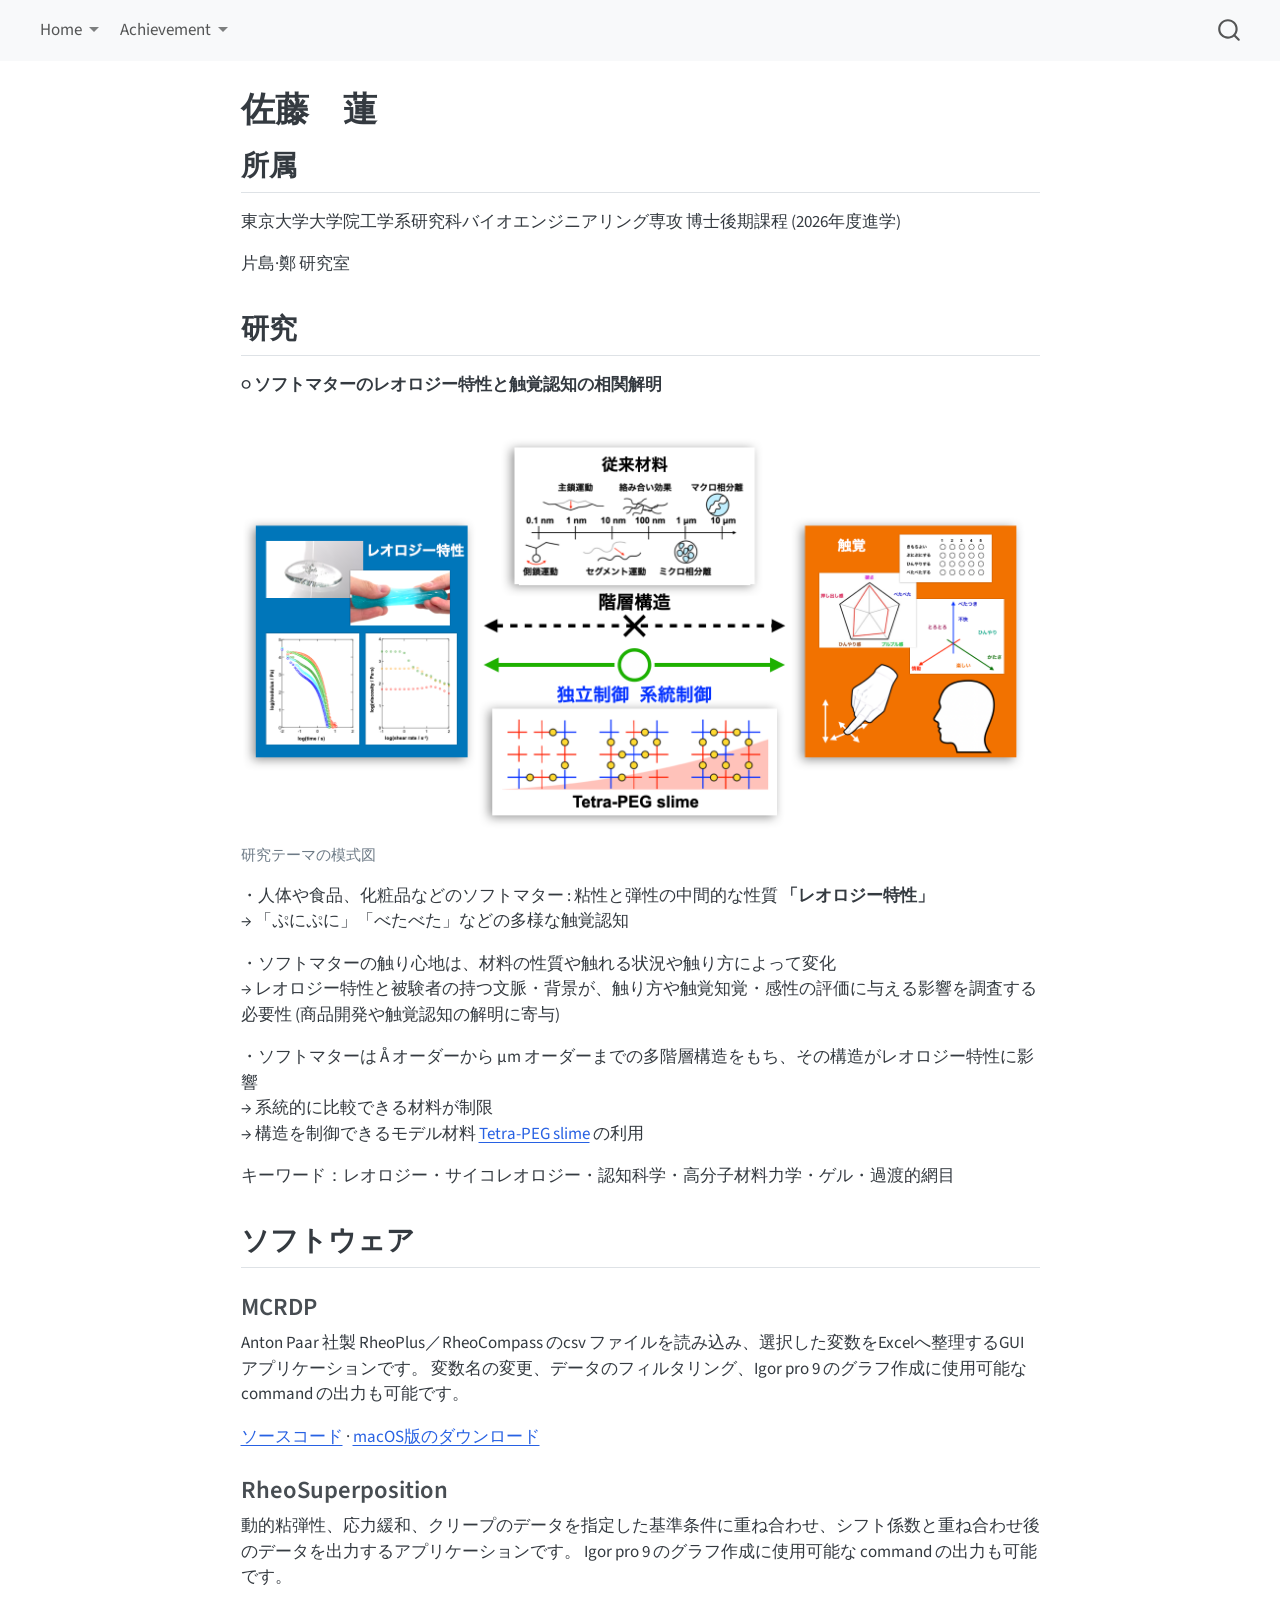
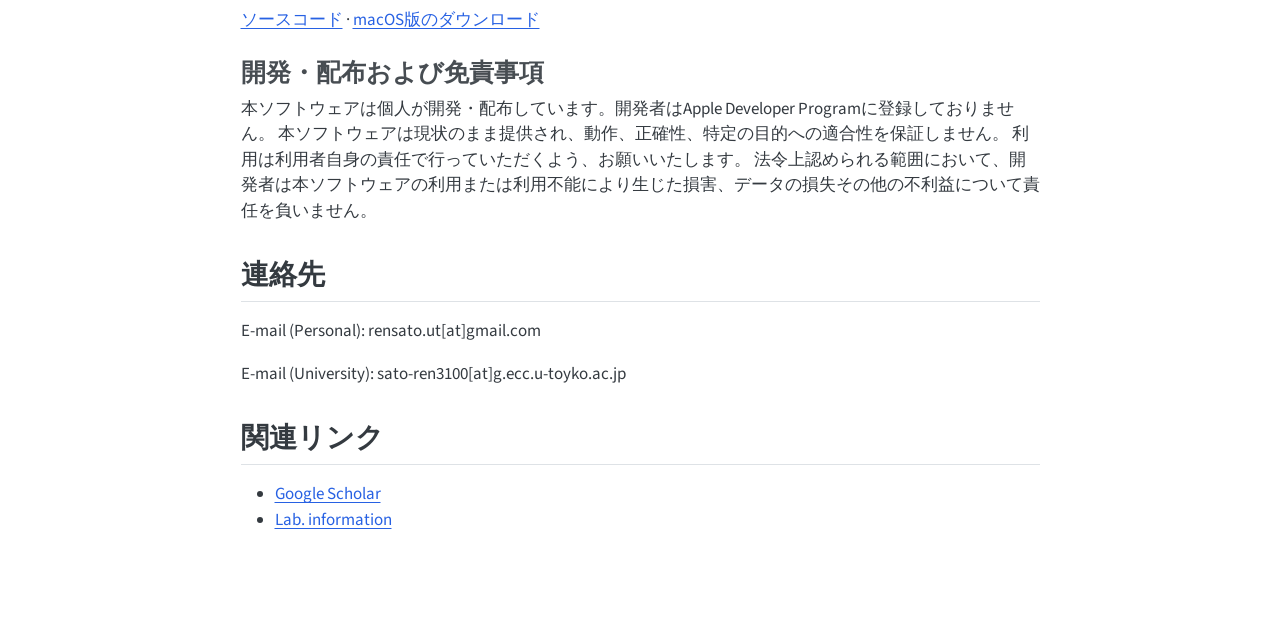
<file: docs/index.html>
<!DOCTYPE html>
<html xmlns="http://www.w3.org/1999/xhtml" lang="ja" xml:lang="ja"><head>

<meta charset="utf-8">
<meta name="generator" content="quarto-1.9.37">

<meta name="viewport" content="width=device-width, initial-scale=1.0, user-scalable=yes">


<title>佐藤　蓮</title>
<style>
/* Default styles provided by pandoc.
** See https://pandoc.org/MANUAL.html#variables-for-html for config info.
*/
code{white-space: pre-wrap;}
span.smallcaps{font-variant: small-caps;}
div.columns{display: flex; gap: min(4vw, 1.5em);}
div.column{flex: auto; overflow-x: auto;}
div.hanging-indent{margin-left: 1.5em; text-indent: -1.5em;}
ul.task-list{list-style: none;}
ul.task-list li input[type="checkbox"] {
  width: 0.8em;
  margin: 0 0.8em 0.2em -1em; /* quarto-specific, see https://github.com/quarto-dev/quarto-cli/issues/4556 */ 
  vertical-align: middle;
}
</style>


<script src="site_libs/quarto-nav/quarto-nav.js"></script>
<script src="site_libs/quarto-nav/headroom.min.js"></script>
<script src="site_libs/clipboard/clipboard.min.js"></script>
<script src="site_libs/quarto-search/autocomplete.umd.js"></script>
<script src="site_libs/quarto-search/fuse.min.js"></script>
<script src="site_libs/quarto-search/quarto-search.js"></script>
<meta name="quarto:offset" content="./">
<script src="site_libs/quarto-html/quarto.js" type="module"></script>
<script src="site_libs/quarto-html/tabsets/tabsets.js" type="module"></script>
<script src="site_libs/quarto-html/popper.min.js"></script>
<script src="site_libs/quarto-html/tippy.umd.min.js"></script>
<script src="site_libs/quarto-html/anchor.min.js"></script>
<link href="site_libs/quarto-html/tippy.css" rel="stylesheet">
<link href="site_libs/quarto-html/quarto-syntax-highlighting-7f8f88aac4f3542376d5c11b86a4c14d.css" rel="stylesheet" id="quarto-text-highlighting-styles">
<script src="site_libs/bootstrap/bootstrap.min.js"></script>
<link href="site_libs/bootstrap/bootstrap-icons.css" rel="stylesheet">
<link href="site_libs/bootstrap/bootstrap-158031087360bce0ff56dc785ce39e06.min.css" rel="stylesheet" append-hash="true" id="quarto-bootstrap" data-mode="light">
<script id="quarto-search-options" type="application/json">{
  "location": "navbar",
  "copy-button": false,
  "collapse-after": 3,
  "panel-placement": "end",
  "type": "overlay",
  "limit": 50,
  "keyboard-shortcut": [
    "f",
    "/",
    "s"
  ],
  "show-item-context": false,
  "language": {
    "search-no-results-text": "一致なし",
    "search-matching-documents-text": "一致した文書",
    "search-copy-link-title": "検索へのリンクをコピー",
    "search-hide-matches-text": "追加の検索結果を非表示",
    "search-more-match-text": "追加の検索結果",
    "search-more-matches-text": "追加の検索結果",
    "search-clear-button-title": "消去",
    "search-text-placeholder": "",
    "search-detached-cancel-button-title": "取消",
    "search-submit-button-title": "検索",
    "search-label": "サーチ"
  }
}</script>


<link rel="stylesheet" href="styles.css">
</head>

<body class="nav-fixed fullcontent quarto-light">

<div id="quarto-search-results"></div>
  <header id="quarto-header" class="headroom fixed-top">
    <nav class="navbar navbar-expand-lg " data-bs-theme="dark">
      <div class="navbar-container container-fluid">
            <div id="quarto-search" class="" title="サーチ"></div>
          <button class="navbar-toggler" type="button" data-bs-toggle="collapse" data-bs-target="#navbarCollapse" aria-controls="navbarCollapse" role="menu" aria-expanded="false" aria-label="ナビゲーションを切り替える" onclick="if (window.quartoToggleHeadroom) { window.quartoToggleHeadroom(); }">
  <span class="navbar-toggler-icon"></span>
</button>
          <div class="collapse navbar-collapse" id="navbarCollapse">
            <ul class="navbar-nav navbar-nav-scroll me-auto">
  <li class="nav-item dropdown ">
    <a class="nav-link dropdown-toggle" href="#" id="nav-menu-home" role="link" data-bs-toggle="dropdown" aria-expanded="false">
 <span class="menu-text">Home</span>
    </a>
    <ul class="dropdown-menu" aria-labelledby="nav-menu-home">    
        <li>
    <a class="dropdown-item" href="./index.html">
 <span class="dropdown-text">Jp</span></a>
  </li>  
        <li>
    <a class="dropdown-item" href="./index-en.html">
 <span class="dropdown-text">En</span></a>
  </li>  
    </ul>
  </li>
  <li class="nav-item dropdown ">
    <a class="nav-link dropdown-toggle" href="#" id="nav-menu-achievement" role="link" data-bs-toggle="dropdown" aria-expanded="false">
 <span class="menu-text">Achievement</span>
    </a>
    <ul class="dropdown-menu" aria-labelledby="nav-menu-achievement">    
        <li>
    <a class="dropdown-item" href="./achievement.html">
 <span class="dropdown-text">Jp</span></a>
  </li>  
        <li>
    <a class="dropdown-item" href="./achievement-en.html">
 <span class="dropdown-text">En</span></a>
  </li>  
    </ul>
  </li>
</ul>
          </div> <!-- /navcollapse -->
            <div class="quarto-navbar-tools">
</div>
      </div> <!-- /container-fluid -->
    </nav>
</header>
<!-- content -->
<div id="quarto-content" class="quarto-container page-columns page-rows-contents page-layout-article page-navbar">
<!-- sidebar -->
<!-- margin-sidebar -->
    
<!-- main -->
<main class="content" id="quarto-document-content">

<header id="title-block-header" class="quarto-title-block default">
<div class="quarto-title">
<h1 class="title">佐藤　蓮</h1>
</div>



<div class="quarto-title-meta">

    
  
    
  </div>
  


</header>


<section id="所属" class="level2">
<h2 class="anchored" data-anchor-id="所属">所属</h2>
<p>東京大学大学院工学系研究科バイオエンジニアリング専攻 博士後期課程 (2026年度進学)</p>
<p>片島·鄭 研究室</p>
</section>
<section id="研究" class="level2">
<h2 class="anchored" data-anchor-id="研究">研究</h2>
<p><strong>○ ソフトマターのレオロジー特性と触覚認知の相関解明</strong></p>
<div class="quarto-figure quarto-figure-center">
<figure class="figure">
<p><img src="OverView.png" class="img-fluid figure-img"></p>
<figcaption>研究テーマの模式図</figcaption>
</figure>
</div>
<p>・人体や食品、化粧品などのソフトマター : 粘性と弾性の中間的な性質 <strong>「レオロジー特性」</strong> <br> → 「ぷにぷに」「べたべた」などの多様な触覚認知</p>
<p>・ソフトマターの触り心地は、材料の性質や触れる状況や触り方によって変化<br> → レオロジー特性と被験者の持つ文脈・背景が、触り方や触覚知覚・感性の評価に与える影響を調査する必要性 (商品開発や触覚認知の解明に寄与)</p>
<p>・ソフトマターは Å オーダーから μm オーダーまでの多階層構造をもち、その構造がレオロジー特性に影響<br> → 系統的に比較できる材料が制限<br> → 構造を制御できるモデル材料 <a href="https://doi.org/10.1016/j.progpolymsci.2025.102042">Tetra-PEG slime</a> の利用</p>
<p>キーワード：レオロジー・サイコレオロジー・認知科学・高分子材料力学・ゲル・過渡的網目</p>
</section>
<section id="ソフトウェア" class="level2">
<h2 class="anchored" data-anchor-id="ソフトウェア">ソフトウェア</h2>
<section id="mcrdp" class="level3">
<h3 class="anchored" data-anchor-id="mcrdp">MCRDP</h3>
<p>Anton Paar 社製 RheoPlus／RheoCompass のcsv ファイルを読み込み、選択した変数をExcelへ整理するGUIアプリケーションです。 変数名の変更、データのフィルタリング、Igor pro 9 のグラフ作成に使用可能な command の出力も可能です。</p>
<p><a href="https://github.com/ren3100-git/MCRDP">ソースコード</a> · <a href="https://github.com/ren3100-git/MCRDP/releases/latest">macOS版のダウンロード</a></p>
</section>
<section id="rheosuperposition" class="level3">
<h3 class="anchored" data-anchor-id="rheosuperposition">RheoSuperposition</h3>
<p>動的粘弾性、応力緩和、クリープのデータを指定した基準条件に重ね合わせ、シフト係数と重ね合わせ後のデータを出力するアプリケーションです。 Igor pro 9 のグラフ作成に使用可能な command の出力も可能です。</p>
<p><a href="https://github.com/ren3100-git/RheoSuperposition">ソースコード</a> · <a href="https://github.com/ren3100-git/RheoSuperposition/releases/latest">macOS版のダウンロード</a></p>
</section>
<section id="開発配布および免責事項" class="level3">
<h3 class="anchored" data-anchor-id="開発配布および免責事項">開発・配布および免責事項</h3>
<p>本ソフトウェアは個人が開発・配布しています。開発者はApple Developer Programに登録しておりません。 本ソフトウェアは現状のまま提供され、動作、正確性、特定の目的への適合性を保証しません。 利用は利用者自身の責任で行っていただくよう、お願いいたします。 法令上認められる範囲において、開発者は本ソフトウェアの利用または利用不能により生じた損害、データの損失その他の不利益について責任を負いません。</p>
</section>
</section>
<section id="連絡先" class="level2">
<h2 class="anchored" data-anchor-id="連絡先">連絡先</h2>
<p>E-mail (Personal): rensato.ut[at]gmail.com</p>
<p>E-mail (University): sato-ren3100[at]g.ecc.u-toyko.ac.jp</p>
</section>
<section id="関連リンク" class="level2">
<h2 class="anchored" data-anchor-id="関連リンク">関連リンク</h2>
<ul>
<li><a href="https://scholar.google.co.jp/citations?user=0wo5w1IAAAAJ&amp;hl=ja&amp;oi=ao">Google Scholar</a></li>
<li><a href="https://rheo.tokyo/">Lab. information</a></li>
</ul>


</section>

</main> <!-- /main -->
<script id="quarto-html-after-body" type="application/javascript">
  window.document.addEventListener("DOMContentLoaded", function (event) {
    const icon = "";
    const anchorJS = new window.AnchorJS();
    anchorJS.options = {
      placement: 'right',
      icon: icon
    };
    anchorJS.add('.anchored');
    const isCodeAnnotation = (el) => {
      for (const clz of el.classList) {
        if (clz.startsWith('code-annotation-')) {                     
          return true;
        }
      }
      return false;
    }
    const onCopySuccess = function(e) {
      // button target
      const button = e.trigger;
      // don't keep focus
      button.blur();
      // flash "checked"
      button.classList.add('code-copy-button-checked');
      var currentTitle = button.getAttribute("title");
      button.setAttribute("title", "コピーしました");
      let tooltip;
      if (window.bootstrap) {
        button.setAttribute("data-bs-toggle", "tooltip");
        button.setAttribute("data-bs-placement", "left");
        button.setAttribute("data-bs-title", "コピーしました");
        tooltip = new bootstrap.Tooltip(button, 
          { trigger: "manual", 
            customClass: "code-copy-button-tooltip",
            offset: [0, -8]});
        tooltip.show();    
      }
      setTimeout(function() {
        if (tooltip) {
          tooltip.hide();
          button.removeAttribute("data-bs-title");
          button.removeAttribute("data-bs-toggle");
          button.removeAttribute("data-bs-placement");
        }
        button.setAttribute("title", currentTitle);
        button.classList.remove('code-copy-button-checked');
      }, 1000);
      // clear code selection
      e.clearSelection();
    }
    const getTextToCopy = function(trigger) {
      const outerScaffold = trigger.parentElement.cloneNode(true);
      const codeEl = outerScaffold.querySelector('code');
      for (const childEl of codeEl.children) {
        if (isCodeAnnotation(childEl)) {
          childEl.remove();
        }
      }
      return codeEl.innerText;
    }
    const clipboard = new window.ClipboardJS('.code-copy-button:not([data-in-quarto-modal])', {
      text: getTextToCopy
    });
    clipboard.on('success', onCopySuccess);
    if (window.document.getElementById('quarto-embedded-source-code-modal')) {
      const clipboardModal = new window.ClipboardJS('.code-copy-button[data-in-quarto-modal]', {
        text: getTextToCopy,
        container: window.document.getElementById('quarto-embedded-source-code-modal')
      });
      clipboardModal.on('success', onCopySuccess);
    }
      var localhostRegex = new RegExp(/^(?:http|https):\/\/localhost\:?[0-9]*\//);
      var mailtoRegex = new RegExp(/^mailto:/);
        var filterRegex = new RegExp('/' + window.location.host + '/');
      var isInternal = (href) => {
          return filterRegex.test(href) || localhostRegex.test(href) || mailtoRegex.test(href);
      }
      // Inspect non-navigation links and adorn them if external
     var links = window.document.querySelectorAll('a[href]:not(.nav-link):not(.navbar-brand):not(.toc-action):not(.sidebar-link):not(.sidebar-item-toggle):not(.pagination-link):not(.no-external):not([aria-hidden]):not(.dropdown-item):not(.quarto-navigation-tool):not(.about-link)');
      for (var i=0; i<links.length; i++) {
        const link = links[i];
        if (!isInternal(link.href)) {
          // undo the damage that might have been done by quarto-nav.js in the case of
          // links that we want to consider external
          if (link.dataset.originalHref !== undefined) {
            link.href = link.dataset.originalHref;
          }
        }
      }
    function tippyHover(el, contentFn, onTriggerFn, onUntriggerFn) {
      const config = {
        allowHTML: true,
        maxWidth: 500,
        delay: 100,
        arrow: false,
        appendTo: function(el) {
            return el.parentElement;
        },
        interactive: true,
        interactiveBorder: 10,
        theme: 'quarto',
        placement: 'bottom-start',
      };
      if (contentFn) {
        config.content = contentFn;
      }
      if (onTriggerFn) {
        config.onTrigger = onTriggerFn;
      }
      if (onUntriggerFn) {
        config.onUntrigger = onUntriggerFn;
      }
      window.tippy(el, config); 
    }
    const noterefs = window.document.querySelectorAll('a[role="doc-noteref"]');
    for (var i=0; i<noterefs.length; i++) {
      const ref = noterefs[i];
      tippyHover(ref, function() {
        // use id or data attribute instead here
        let href = ref.getAttribute('data-footnote-href') || ref.getAttribute('href');
        try { href = new URL(href).hash; } catch {}
        const id = href.replace(/^#\/?/, "");
        const note = window.document.getElementById(id);
        if (note) {
          return note.innerHTML;
        } else {
          return "";
        }
      });
    }
    const xrefs = window.document.querySelectorAll('a.quarto-xref');
    const processXRef = (id, note) => {
      // Strip column container classes
      const stripColumnClz = (el) => {
        el.classList.remove("page-full", "page-columns");
        if (el.children) {
          for (const child of el.children) {
            stripColumnClz(child);
          }
        }
      }
      stripColumnClz(note)
      if (id === null || id.startsWith('sec-')) {
        // Special case sections, only their first couple elements
        const container = document.createElement("div");
        if (note.children && note.children.length > 2) {
          container.appendChild(note.children[0].cloneNode(true));
          for (let i = 1; i < note.children.length; i++) {
            const child = note.children[i];
            if (child.tagName === "P" && child.innerText === "") {
              continue;
            } else {
              container.appendChild(child.cloneNode(true));
              break;
            }
          }
          if (window.Quarto?.typesetMath) {
            window.Quarto.typesetMath(container);
          }
          return container.innerHTML
        } else {
          if (window.Quarto?.typesetMath) {
            window.Quarto.typesetMath(note);
          }
          return note.innerHTML;
        }
      } else {
        // Remove any anchor links if they are present
        const anchorLink = note.querySelector('a.anchorjs-link');
        if (anchorLink) {
          anchorLink.remove();
        }
        if (window.Quarto?.typesetMath) {
          window.Quarto.typesetMath(note);
        }
        if (note.classList.contains("callout")) {
          return note.outerHTML;
        } else {
          return note.innerHTML;
        }
      }
    }
    for (var i=0; i<xrefs.length; i++) {
      const xref = xrefs[i];
      tippyHover(xref, undefined, function(instance) {
        instance.disable();
        let url = xref.getAttribute('href');
        let hash = undefined; 
        if (url.startsWith('#')) {
          hash = url;
        } else {
          try { hash = new URL(url).hash; } catch {}
        }
        if (hash) {
          const id = hash.replace(/^#\/?/, "");
          const note = window.document.getElementById(id);
          if (note !== null) {
            try {
              const html = processXRef(id, note.cloneNode(true));
              instance.setContent(html);
            } finally {
              instance.enable();
              instance.show();
            }
          } else {
            // See if we can fetch this
            fetch(url.split('#')[0])
            .then(res => res.text())
            .then(html => {
              const parser = new DOMParser();
              const htmlDoc = parser.parseFromString(html, "text/html");
              const note = htmlDoc.getElementById(id);
              if (note !== null) {
                const html = processXRef(id, note);
                instance.setContent(html);
              } 
            }).finally(() => {
              instance.enable();
              instance.show();
            });
          }
        } else {
          // See if we can fetch a full url (with no hash to target)
          // This is a special case and we should probably do some content thinning / targeting
          fetch(url)
          .then(res => res.text())
          .then(html => {
            const parser = new DOMParser();
            const htmlDoc = parser.parseFromString(html, "text/html");
            const note = htmlDoc.querySelector('main.content');
            if (note !== null) {
              // This should only happen for chapter cross references
              // (since there is no id in the URL)
              // remove the first header
              if (note.children.length > 0 && note.children[0].tagName === "HEADER") {
                note.children[0].remove();
              }
              const html = processXRef(null, note);
              instance.setContent(html);
            } 
          }).finally(() => {
            instance.enable();
            instance.show();
          });
        }
      }, function(instance) {
      });
    }
        let selectedAnnoteEl;
        const selectorForAnnotation = ( cell, annotation) => {
          let cellAttr = 'data-code-cell="' + cell + '"';
          let lineAttr = 'data-code-annotation="' +  annotation + '"';
          const selector = 'span[' + cellAttr + '][' + lineAttr + ']';
          return selector;
        }
        const selectCodeLines = (annoteEl) => {
          const doc = window.document;
          const targetCell = annoteEl.getAttribute("data-target-cell");
          const targetAnnotation = annoteEl.getAttribute("data-target-annotation");
          const annoteSpan = window.document.querySelector(selectorForAnnotation(targetCell, targetAnnotation));
          const lines = annoteSpan.getAttribute("data-code-lines").split(",");
          const lineIds = lines.map((line) => {
            return targetCell + "-" + line;
          })
          let top = null;
          let height = null;
          let parent = null;
          if (lineIds.length > 0) {
              //compute the position of the single el (top and bottom and make a div)
              const el = window.document.getElementById(lineIds[0]);
              top = el.offsetTop;
              height = el.offsetHeight;
              parent = el.parentElement.parentElement;
            if (lineIds.length > 1) {
              const lastEl = window.document.getElementById(lineIds[lineIds.length - 1]);
              const bottom = lastEl.offsetTop + lastEl.offsetHeight;
              height = bottom - top;
            }
            if (top !== null && height !== null && parent !== null) {
              // cook up a div (if necessary) and position it 
              let div = window.document.getElementById("code-annotation-line-highlight");
              if (div === null) {
                div = window.document.createElement("div");
                div.setAttribute("id", "code-annotation-line-highlight");
                div.style.position = 'absolute';
                parent.appendChild(div);
              }
              div.style.top = top - 2 + "px";
              div.style.height = height + 4 + "px";
              div.style.left = 0;
              let gutterDiv = window.document.getElementById("code-annotation-line-highlight-gutter");
              if (gutterDiv === null) {
                gutterDiv = window.document.createElement("div");
                gutterDiv.setAttribute("id", "code-annotation-line-highlight-gutter");
                gutterDiv.style.position = 'absolute';
                const codeCell = window.document.getElementById(targetCell);
                const gutter = codeCell.querySelector('.code-annotation-gutter');
                gutter.appendChild(gutterDiv);
              }
              gutterDiv.style.top = top - 2 + "px";
              gutterDiv.style.height = height + 4 + "px";
            }
            selectedAnnoteEl = annoteEl;
          }
        };
        const unselectCodeLines = () => {
          const elementsIds = ["code-annotation-line-highlight", "code-annotation-line-highlight-gutter"];
          elementsIds.forEach((elId) => {
            const div = window.document.getElementById(elId);
            if (div) {
              div.remove();
            }
          });
          selectedAnnoteEl = undefined;
        };
          // Handle positioning of the toggle
      window.addEventListener(
        "resize",
        throttle(() => {
          elRect = undefined;
          if (selectedAnnoteEl) {
            selectCodeLines(selectedAnnoteEl);
          }
        }, 10)
      );
      function throttle(fn, ms) {
      let throttle = false;
      let timer;
        return (...args) => {
          if(!throttle) { // first call gets through
              fn.apply(this, args);
              throttle = true;
          } else { // all the others get throttled
              if(timer) clearTimeout(timer); // cancel #2
              timer = setTimeout(() => {
                fn.apply(this, args);
                timer = throttle = false;
              }, ms);
          }
        };
      }
        // Attach click handler to the DT
        const annoteDls = window.document.querySelectorAll('dt[data-target-cell]');
        for (const annoteDlNode of annoteDls) {
          annoteDlNode.addEventListener('click', (event) => {
            const clickedEl = event.target;
            if (clickedEl !== selectedAnnoteEl) {
              unselectCodeLines();
              const activeEl = window.document.querySelector('dt[data-target-cell].code-annotation-active');
              if (activeEl) {
                activeEl.classList.remove('code-annotation-active');
              }
              selectCodeLines(clickedEl);
              clickedEl.classList.add('code-annotation-active');
            } else {
              // Unselect the line
              unselectCodeLines();
              clickedEl.classList.remove('code-annotation-active');
            }
          });
        }
    const findCites = (el) => {
      const parentEl = el.parentElement;
      if (parentEl) {
        const cites = parentEl.dataset.cites;
        if (cites) {
          return {
            el,
            cites: cites.split(' ')
          };
        } else {
          return findCites(el.parentElement)
        }
      } else {
        return undefined;
      }
    };
    var bibliorefs = window.document.querySelectorAll('a[role="doc-biblioref"]');
    for (var i=0; i<bibliorefs.length; i++) {
      const ref = bibliorefs[i];
      const citeInfo = findCites(ref);
      if (citeInfo) {
        tippyHover(citeInfo.el, function() {
          var popup = window.document.createElement('div');
          citeInfo.cites.forEach(function(cite) {
            var citeDiv = window.document.createElement('div');
            citeDiv.classList.add('hanging-indent');
            citeDiv.classList.add('csl-entry');
            var biblioDiv = window.document.getElementById('ref-' + cite);
            if (biblioDiv) {
              citeDiv.innerHTML = biblioDiv.innerHTML;
            }
            popup.appendChild(citeDiv);
          });
          return popup.innerHTML;
        });
      }
    }
  });
  </script>
</div> <!-- /content -->




</body></html>
</file>
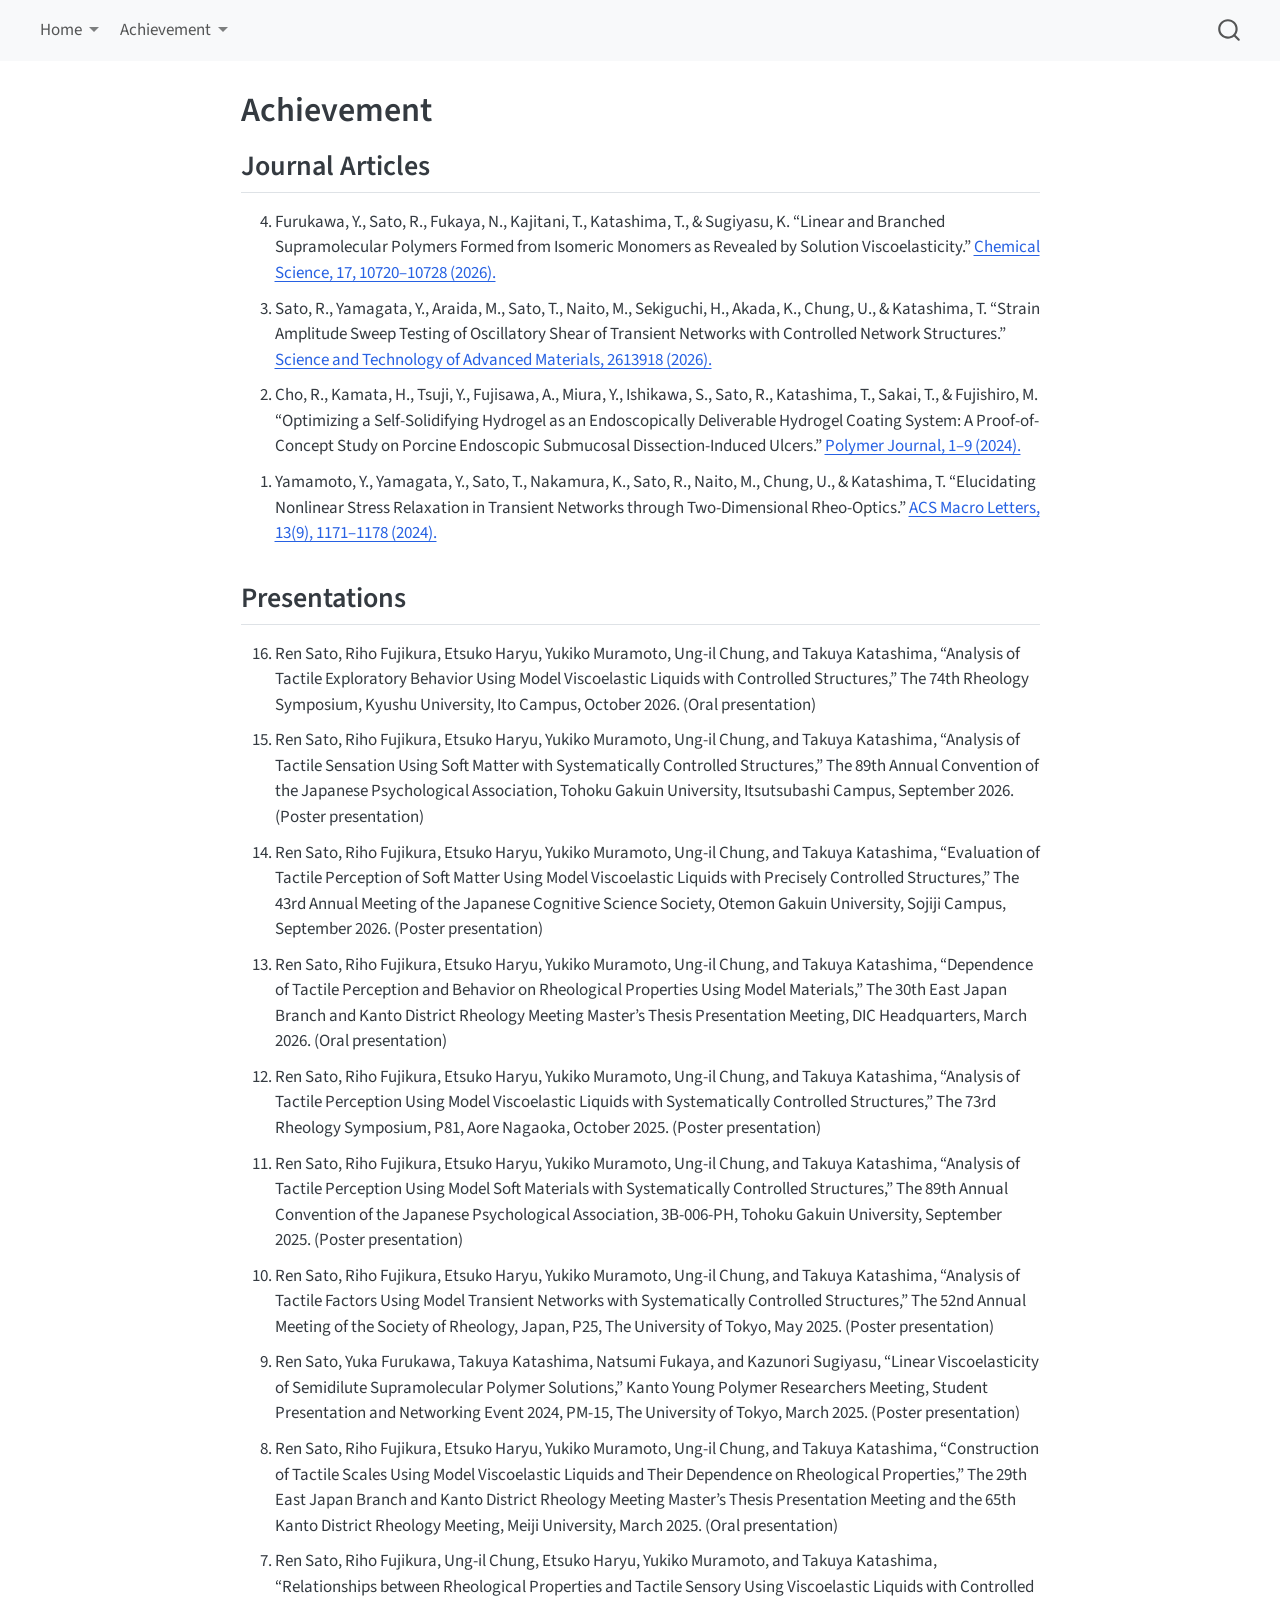
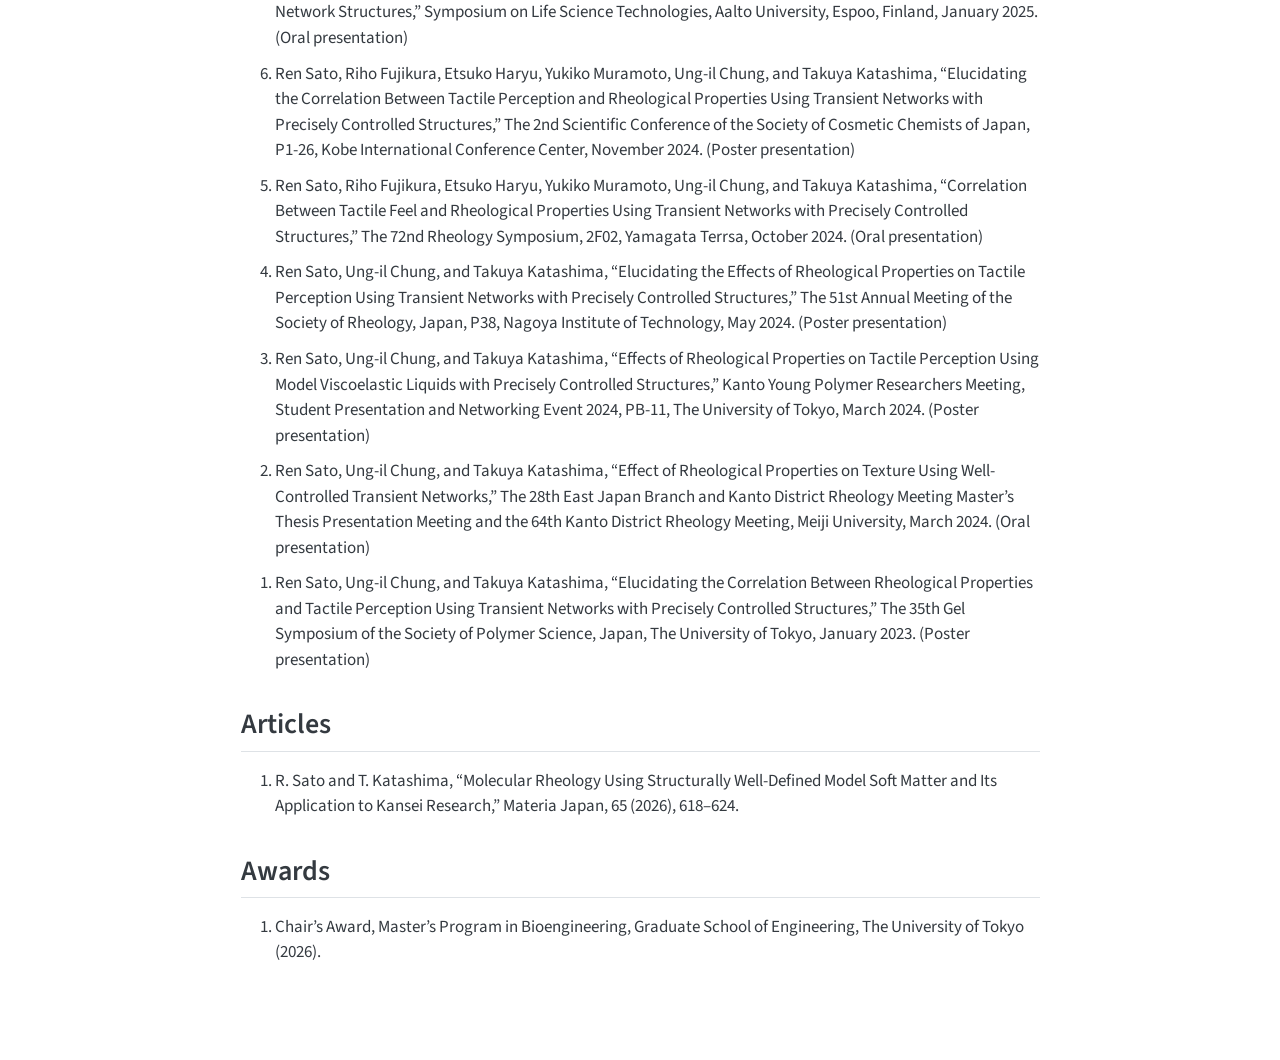
<file: docs/achievement-en.html>
<!DOCTYPE html>
<html xmlns="http://www.w3.org/1999/xhtml" lang="en" xml:lang="en"><head>

<meta charset="utf-8">
<meta name="generator" content="quarto-1.9.37">

<meta name="viewport" content="width=device-width, initial-scale=1.0, user-scalable=yes">


<title>Achievement</title>
<style>
/* Default styles provided by pandoc.
** See https://pandoc.org/MANUAL.html#variables-for-html for config info.
*/
code{white-space: pre-wrap;}
span.smallcaps{font-variant: small-caps;}
div.columns{display: flex; gap: min(4vw, 1.5em);}
div.column{flex: auto; overflow-x: auto;}
div.hanging-indent{margin-left: 1.5em; text-indent: -1.5em;}
ul.task-list{list-style: none;}
ul.task-list li input[type="checkbox"] {
  width: 0.8em;
  margin: 0 0.8em 0.2em -1em; /* quarto-specific, see https://github.com/quarto-dev/quarto-cli/issues/4556 */ 
  vertical-align: middle;
}
</style>


<script src="site_libs/quarto-nav/quarto-nav.js"></script>
<script src="site_libs/quarto-nav/headroom.min.js"></script>
<script src="site_libs/clipboard/clipboard.min.js"></script>
<script src="site_libs/quarto-search/autocomplete.umd.js"></script>
<script src="site_libs/quarto-search/fuse.min.js"></script>
<script src="site_libs/quarto-search/quarto-search.js"></script>
<meta name="quarto:offset" content="./">
<script src="site_libs/quarto-html/quarto.js" type="module"></script>
<script src="site_libs/quarto-html/tabsets/tabsets.js" type="module"></script>
<script src="site_libs/quarto-html/popper.min.js"></script>
<script src="site_libs/quarto-html/tippy.umd.min.js"></script>
<script src="site_libs/quarto-html/anchor.min.js"></script>
<link href="site_libs/quarto-html/tippy.css" rel="stylesheet">
<link href="site_libs/quarto-html/quarto-syntax-highlighting-7f8f88aac4f3542376d5c11b86a4c14d.css" rel="stylesheet" id="quarto-text-highlighting-styles">
<script src="site_libs/bootstrap/bootstrap.min.js"></script>
<link href="site_libs/bootstrap/bootstrap-icons.css" rel="stylesheet">
<link href="site_libs/bootstrap/bootstrap-158031087360bce0ff56dc785ce39e06.min.css" rel="stylesheet" append-hash="true" id="quarto-bootstrap" data-mode="light">
<script id="quarto-search-options" type="application/json">{
  "location": "navbar",
  "copy-button": false,
  "collapse-after": 3,
  "panel-placement": "end",
  "type": "overlay",
  "limit": 50,
  "keyboard-shortcut": [
    "f",
    "/",
    "s"
  ],
  "show-item-context": false,
  "language": {
    "search-no-results-text": "No results",
    "search-matching-documents-text": "matching documents",
    "search-copy-link-title": "Copy link to search",
    "search-hide-matches-text": "Hide additional matches",
    "search-more-match-text": "more match in this document",
    "search-more-matches-text": "more matches in this document",
    "search-clear-button-title": "Clear",
    "search-text-placeholder": "",
    "search-detached-cancel-button-title": "Cancel",
    "search-submit-button-title": "Submit",
    "search-label": "Search"
  }
}</script>


<link rel="stylesheet" href="styles.css">
</head>

<body class="nav-fixed fullcontent quarto-light">

<div id="quarto-search-results"></div>
  <header id="quarto-header" class="headroom fixed-top">
    <nav class="navbar navbar-expand-lg " data-bs-theme="dark">
      <div class="navbar-container container-fluid">
            <div id="quarto-search" class="" title="Search"></div>
          <button class="navbar-toggler" type="button" data-bs-toggle="collapse" data-bs-target="#navbarCollapse" aria-controls="navbarCollapse" role="menu" aria-expanded="false" aria-label="Toggle navigation" onclick="if (window.quartoToggleHeadroom) { window.quartoToggleHeadroom(); }">
  <span class="navbar-toggler-icon"></span>
</button>
          <div class="collapse navbar-collapse" id="navbarCollapse">
            <ul class="navbar-nav navbar-nav-scroll me-auto">
  <li class="nav-item dropdown ">
    <a class="nav-link dropdown-toggle" href="#" id="nav-menu-home" role="link" data-bs-toggle="dropdown" aria-expanded="false">
 <span class="menu-text">Home</span>
    </a>
    <ul class="dropdown-menu" aria-labelledby="nav-menu-home">    
        <li>
    <a class="dropdown-item" href="./index.html">
 <span class="dropdown-text">Jp</span></a>
  </li>  
        <li>
    <a class="dropdown-item" href="./index-en.html">
 <span class="dropdown-text">En</span></a>
  </li>  
    </ul>
  </li>
  <li class="nav-item dropdown ">
    <a class="nav-link dropdown-toggle" href="#" id="nav-menu-achievement" role="link" data-bs-toggle="dropdown" aria-expanded="false">
 <span class="menu-text">Achievement</span>
    </a>
    <ul class="dropdown-menu" aria-labelledby="nav-menu-achievement">    
        <li>
    <a class="dropdown-item" href="./achievement.html">
 <span class="dropdown-text">Jp</span></a>
  </li>  
        <li>
    <a class="dropdown-item" href="./achievement-en.html">
 <span class="dropdown-text">En</span></a>
  </li>  
    </ul>
  </li>
</ul>
          </div> <!-- /navcollapse -->
            <div class="quarto-navbar-tools">
</div>
      </div> <!-- /container-fluid -->
    </nav>
</header>
<!-- content -->
<div id="quarto-content" class="quarto-container page-columns page-rows-contents page-layout-article page-navbar">
<!-- sidebar -->
<!-- margin-sidebar -->
    
<!-- main -->
<main class="content" id="quarto-document-content">

<header id="title-block-header" class="quarto-title-block default">
<div class="quarto-title">
<h1 class="title">Achievement</h1>
</div>



<div class="quarto-title-meta">

    
  
    
  </div>
  


</header>


<section id="journal-articles" class="level2">
<h2 class="anchored" data-anchor-id="journal-articles">Journal Articles</h2>
<ol reversed="" start="4">
<li>
Furukawa, Y., Sato, R., Fukaya, N., Kajitani, T., Katashima, T., &amp; Sugiyasu, K. “Linear and Branched Supramolecular Polymers Formed from Isomeric Monomers as Revealed by Solution Viscoelasticity.” <a href="https://doi.org/10.1039/D5SC09763K">Chemical Science, 17, 10720–10728 (2026).</a>
</li>
<li>
Sato, R., Yamagata, Y., Araida, M., Sato, T., Naito, M., Sekiguchi, H., Akada, K., Chung, U., &amp; Katashima, T. “Strain Amplitude Sweep Testing of Oscillatory Shear of Transient Networks with Controlled Network Structures.” <a href="https://www.tandfonline.com/doi/full/10.1080/14686996.2026.2613918">Science and Technology of Advanced Materials, 2613918 (2026).</a>
</li>
<li>
Cho, R., Kamata, H., Tsuji, Y., Fujisawa, A., Miura, Y., Ishikawa, S., Sato, R., Katashima, T., Sakai, T., &amp; Fujishiro, M. “Optimizing a Self-Solidifying Hydrogel as an Endoscopically Deliverable Hydrogel Coating System: A Proof-of-Concept Study on Porcine Endoscopic Submucosal Dissection-Induced Ulcers.” <a href="https://doi.org/10.1038/s41428-024-00921-w">Polymer Journal, 1–9 (2024).</a>
</li>
<li>
Yamamoto, Y., Yamagata, Y., Sato, T., Nakamura, K., Sato, R., Naito, M., Chung, U., &amp; Katashima, T. “Elucidating Nonlinear Stress Relaxation in Transient Networks through Two-Dimensional Rheo-Optics.” <a href="https://doi.org/10.1021/acsmacrolett.4c00338">ACS Macro Letters, 13(9), 1171–1178 (2024).</a>
</li>
</ol>
</section>
<section id="presentations" class="level2">
<h2 class="anchored" data-anchor-id="presentations">Presentations</h2>
<ol reversed="" start="16">
<li>
Ren Sato, Riho Fujikura, Etsuko Haryu, Yukiko Muramoto, Ung-il Chung, and Takuya Katashima, “Analysis of Tactile Exploratory Behavior Using Model Viscoelastic Liquids with Controlled Structures,” The 74th Rheology Symposium, Kyushu University, Ito Campus, October 2026. (Oral presentation)
</li>
<li>
Ren Sato, Riho Fujikura, Etsuko Haryu, Yukiko Muramoto, Ung-il Chung, and Takuya Katashima, “Analysis of Tactile Sensation Using Soft Matter with Systematically Controlled Structures,” The 89th Annual Convention of the Japanese Psychological Association, Tohoku Gakuin University, Itsutsubashi Campus, September 2026. (Poster presentation)
</li>
<li>
Ren Sato, Riho Fujikura, Etsuko Haryu, Yukiko Muramoto, Ung-il Chung, and Takuya Katashima, “Evaluation of Tactile Perception of Soft Matter Using Model Viscoelastic Liquids with Precisely Controlled Structures,” The 43rd Annual Meeting of the Japanese Cognitive Science Society, Otemon Gakuin University, Sojiji Campus, September 2026. (Poster presentation)
</li>
<li>
Ren Sato, Riho Fujikura, Etsuko Haryu, Yukiko Muramoto, Ung-il Chung, and Takuya Katashima, “Dependence of Tactile Perception and Behavior on Rheological Properties Using Model Materials,” The 30th East Japan Branch and Kanto District Rheology Meeting Master’s Thesis Presentation Meeting, DIC Headquarters, March 2026. (Oral presentation)
</li>
<li>
Ren Sato, Riho Fujikura, Etsuko Haryu, Yukiko Muramoto, Ung-il Chung, and Takuya Katashima, “Analysis of Tactile Perception Using Model Viscoelastic Liquids with Systematically Controlled Structures,” The 73rd Rheology Symposium, P81, Aore Nagaoka, October 2025. (Poster presentation)
</li>
<li>
Ren Sato, Riho Fujikura, Etsuko Haryu, Yukiko Muramoto, Ung-il Chung, and Takuya Katashima, “Analysis of Tactile Perception Using Model Soft Materials with Systematically Controlled Structures,” The 89th Annual Convention of the Japanese Psychological Association, 3B-006-PH, Tohoku Gakuin University, September 2025. (Poster presentation)
</li>
<li>
Ren Sato, Riho Fujikura, Etsuko Haryu, Yukiko Muramoto, Ung-il Chung, and Takuya Katashima, “Analysis of Tactile Factors Using Model Transient Networks with Systematically Controlled Structures,” The 52nd Annual Meeting of the Society of Rheology, Japan, P25, The University of Tokyo, May 2025. (Poster presentation)
</li>
<li>
Ren Sato, Yuka Furukawa, Takuya Katashima, Natsumi Fukaya, and Kazunori Sugiyasu, “Linear Viscoelasticity of Semidilute Supramolecular Polymer Solutions,” Kanto Young Polymer Researchers Meeting, Student Presentation and Networking Event 2024, PM-15, The University of Tokyo, March 2025. (Poster presentation)
</li>
<li>
Ren Sato, Riho Fujikura, Etsuko Haryu, Yukiko Muramoto, Ung-il Chung, and Takuya Katashima, “Construction of Tactile Scales Using Model Viscoelastic Liquids and Their Dependence on Rheological Properties,” The 29th East Japan Branch and Kanto District Rheology Meeting Master’s Thesis Presentation Meeting and the 65th Kanto District Rheology Meeting, Meiji University, March 2025. (Oral presentation)
</li>
<li>
Ren Sato, Riho Fujikura, Ung-il Chung, Etsuko Haryu, Yukiko Muramoto, and Takuya Katashima, “Relationships between Rheological Properties and Tactile Sensory Using Viscoelastic Liquids with Controlled Network Structures,” Symposium on Life Science Technologies, Aalto University, Espoo, Finland, January 2025. (Oral presentation)
</li>
<li>
Ren Sato, Riho Fujikura, Etsuko Haryu, Yukiko Muramoto, Ung-il Chung, and Takuya Katashima, “Elucidating the Correlation Between Tactile Perception and Rheological Properties Using Transient Networks with Precisely Controlled Structures,” The 2nd Scientific Conference of the Society of Cosmetic Chemists of Japan, P1-26, Kobe International Conference Center, November 2024. (Poster presentation)
</li>
<li>
Ren Sato, Riho Fujikura, Etsuko Haryu, Yukiko Muramoto, Ung-il Chung, and Takuya Katashima, “Correlation Between Tactile Feel and Rheological Properties Using Transient Networks with Precisely Controlled Structures,” The 72nd Rheology Symposium, 2F02, Yamagata Terrsa, October 2024. (Oral presentation)
</li>
<li>
Ren Sato, Ung-il Chung, and Takuya Katashima, “Elucidating the Effects of Rheological Properties on Tactile Perception Using Transient Networks with Precisely Controlled Structures,” The 51st Annual Meeting of the Society of Rheology, Japan, P38, Nagoya Institute of Technology, May 2024. (Poster presentation)
</li>
<li>
Ren Sato, Ung-il Chung, and Takuya Katashima, “Effects of Rheological Properties on Tactile Perception Using Model Viscoelastic Liquids with Precisely Controlled Structures,” Kanto Young Polymer Researchers Meeting, Student Presentation and Networking Event 2024, PB-11, The University of Tokyo, March 2024. (Poster presentation)
</li>
<li>
Ren Sato, Ung-il Chung, and Takuya Katashima, “Effect of Rheological Properties on Texture Using Well-Controlled Transient Networks,” The 28th East Japan Branch and Kanto District Rheology Meeting Master’s Thesis Presentation Meeting and the 64th Kanto District Rheology Meeting, Meiji University, March 2024. (Oral presentation)
</li>
<li>
Ren Sato, Ung-il Chung, and Takuya Katashima, “Elucidating the Correlation Between Rheological Properties and Tactile Perception Using Transient Networks with Precisely Controlled Structures,” The 35th Gel Symposium of the Society of Polymer Science, Japan, The University of Tokyo, January 2023. (Poster presentation)
</li>
</ol>
</section>
<section id="articles" class="level2">
<h2 class="anchored" data-anchor-id="articles">Articles</h2>
<ol reversed="" start="1">
<li>
R. Sato and T. Katashima, “Molecular Rheology Using Structurally Well-Defined Model Soft Matter and Its Application to Kansei Research,” Materia Japan, 65 (2026), 618–624.
</li>
</ol>
</section>
<section id="awards" class="level2">
<h2 class="anchored" data-anchor-id="awards">Awards</h2>
<ol reversed="" start="1">
<li>
Chair’s Award, Master’s Program in Bioengineering, Graduate School of Engineering, The University of Tokyo (2026).
</li>
</ol>


</section>

</main> <!-- /main -->
<script id="quarto-html-after-body" type="application/javascript">
  window.document.addEventListener("DOMContentLoaded", function (event) {
    const icon = "";
    const anchorJS = new window.AnchorJS();
    anchorJS.options = {
      placement: 'right',
      icon: icon
    };
    anchorJS.add('.anchored');
    const isCodeAnnotation = (el) => {
      for (const clz of el.classList) {
        if (clz.startsWith('code-annotation-')) {                     
          return true;
        }
      }
      return false;
    }
    const onCopySuccess = function(e) {
      // button target
      const button = e.trigger;
      // don't keep focus
      button.blur();
      // flash "checked"
      button.classList.add('code-copy-button-checked');
      var currentTitle = button.getAttribute("title");
      button.setAttribute("title", "Copied!");
      let tooltip;
      if (window.bootstrap) {
        button.setAttribute("data-bs-toggle", "tooltip");
        button.setAttribute("data-bs-placement", "left");
        button.setAttribute("data-bs-title", "Copied!");
        tooltip = new bootstrap.Tooltip(button, 
          { trigger: "manual", 
            customClass: "code-copy-button-tooltip",
            offset: [0, -8]});
        tooltip.show();    
      }
      setTimeout(function() {
        if (tooltip) {
          tooltip.hide();
          button.removeAttribute("data-bs-title");
          button.removeAttribute("data-bs-toggle");
          button.removeAttribute("data-bs-placement");
        }
        button.setAttribute("title", currentTitle);
        button.classList.remove('code-copy-button-checked');
      }, 1000);
      // clear code selection
      e.clearSelection();
    }
    const getTextToCopy = function(trigger) {
      const outerScaffold = trigger.parentElement.cloneNode(true);
      const codeEl = outerScaffold.querySelector('code');
      for (const childEl of codeEl.children) {
        if (isCodeAnnotation(childEl)) {
          childEl.remove();
        }
      }
      return codeEl.innerText;
    }
    const clipboard = new window.ClipboardJS('.code-copy-button:not([data-in-quarto-modal])', {
      text: getTextToCopy
    });
    clipboard.on('success', onCopySuccess);
    if (window.document.getElementById('quarto-embedded-source-code-modal')) {
      const clipboardModal = new window.ClipboardJS('.code-copy-button[data-in-quarto-modal]', {
        text: getTextToCopy,
        container: window.document.getElementById('quarto-embedded-source-code-modal')
      });
      clipboardModal.on('success', onCopySuccess);
    }
      var localhostRegex = new RegExp(/^(?:http|https):\/\/localhost\:?[0-9]*\//);
      var mailtoRegex = new RegExp(/^mailto:/);
        var filterRegex = new RegExp('/' + window.location.host + '/');
      var isInternal = (href) => {
          return filterRegex.test(href) || localhostRegex.test(href) || mailtoRegex.test(href);
      }
      // Inspect non-navigation links and adorn them if external
     var links = window.document.querySelectorAll('a[href]:not(.nav-link):not(.navbar-brand):not(.toc-action):not(.sidebar-link):not(.sidebar-item-toggle):not(.pagination-link):not(.no-external):not([aria-hidden]):not(.dropdown-item):not(.quarto-navigation-tool):not(.about-link)');
      for (var i=0; i<links.length; i++) {
        const link = links[i];
        if (!isInternal(link.href)) {
          // undo the damage that might have been done by quarto-nav.js in the case of
          // links that we want to consider external
          if (link.dataset.originalHref !== undefined) {
            link.href = link.dataset.originalHref;
          }
        }
      }
    function tippyHover(el, contentFn, onTriggerFn, onUntriggerFn) {
      const config = {
        allowHTML: true,
        maxWidth: 500,
        delay: 100,
        arrow: false,
        appendTo: function(el) {
            return el.parentElement;
        },
        interactive: true,
        interactiveBorder: 10,
        theme: 'quarto',
        placement: 'bottom-start',
      };
      if (contentFn) {
        config.content = contentFn;
      }
      if (onTriggerFn) {
        config.onTrigger = onTriggerFn;
      }
      if (onUntriggerFn) {
        config.onUntrigger = onUntriggerFn;
      }
      window.tippy(el, config); 
    }
    const noterefs = window.document.querySelectorAll('a[role="doc-noteref"]');
    for (var i=0; i<noterefs.length; i++) {
      const ref = noterefs[i];
      tippyHover(ref, function() {
        // use id or data attribute instead here
        let href = ref.getAttribute('data-footnote-href') || ref.getAttribute('href');
        try { href = new URL(href).hash; } catch {}
        const id = href.replace(/^#\/?/, "");
        const note = window.document.getElementById(id);
        if (note) {
          return note.innerHTML;
        } else {
          return "";
        }
      });
    }
    const xrefs = window.document.querySelectorAll('a.quarto-xref');
    const processXRef = (id, note) => {
      // Strip column container classes
      const stripColumnClz = (el) => {
        el.classList.remove("page-full", "page-columns");
        if (el.children) {
          for (const child of el.children) {
            stripColumnClz(child);
          }
        }
      }
      stripColumnClz(note)
      if (id === null || id.startsWith('sec-')) {
        // Special case sections, only their first couple elements
        const container = document.createElement("div");
        if (note.children && note.children.length > 2) {
          container.appendChild(note.children[0].cloneNode(true));
          for (let i = 1; i < note.children.length; i++) {
            const child = note.children[i];
            if (child.tagName === "P" && child.innerText === "") {
              continue;
            } else {
              container.appendChild(child.cloneNode(true));
              break;
            }
          }
          if (window.Quarto?.typesetMath) {
            window.Quarto.typesetMath(container);
          }
          return container.innerHTML
        } else {
          if (window.Quarto?.typesetMath) {
            window.Quarto.typesetMath(note);
          }
          return note.innerHTML;
        }
      } else {
        // Remove any anchor links if they are present
        const anchorLink = note.querySelector('a.anchorjs-link');
        if (anchorLink) {
          anchorLink.remove();
        }
        if (window.Quarto?.typesetMath) {
          window.Quarto.typesetMath(note);
        }
        if (note.classList.contains("callout")) {
          return note.outerHTML;
        } else {
          return note.innerHTML;
        }
      }
    }
    for (var i=0; i<xrefs.length; i++) {
      const xref = xrefs[i];
      tippyHover(xref, undefined, function(instance) {
        instance.disable();
        let url = xref.getAttribute('href');
        let hash = undefined; 
        if (url.startsWith('#')) {
          hash = url;
        } else {
          try { hash = new URL(url).hash; } catch {}
        }
        if (hash) {
          const id = hash.replace(/^#\/?/, "");
          const note = window.document.getElementById(id);
          if (note !== null) {
            try {
              const html = processXRef(id, note.cloneNode(true));
              instance.setContent(html);
            } finally {
              instance.enable();
              instance.show();
            }
          } else {
            // See if we can fetch this
            fetch(url.split('#')[0])
            .then(res => res.text())
            .then(html => {
              const parser = new DOMParser();
              const htmlDoc = parser.parseFromString(html, "text/html");
              const note = htmlDoc.getElementById(id);
              if (note !== null) {
                const html = processXRef(id, note);
                instance.setContent(html);
              } 
            }).finally(() => {
              instance.enable();
              instance.show();
            });
          }
        } else {
          // See if we can fetch a full url (with no hash to target)
          // This is a special case and we should probably do some content thinning / targeting
          fetch(url)
          .then(res => res.text())
          .then(html => {
            const parser = new DOMParser();
            const htmlDoc = parser.parseFromString(html, "text/html");
            const note = htmlDoc.querySelector('main.content');
            if (note !== null) {
              // This should only happen for chapter cross references
              // (since there is no id in the URL)
              // remove the first header
              if (note.children.length > 0 && note.children[0].tagName === "HEADER") {
                note.children[0].remove();
              }
              const html = processXRef(null, note);
              instance.setContent(html);
            } 
          }).finally(() => {
            instance.enable();
            instance.show();
          });
        }
      }, function(instance) {
      });
    }
        let selectedAnnoteEl;
        const selectorForAnnotation = ( cell, annotation) => {
          let cellAttr = 'data-code-cell="' + cell + '"';
          let lineAttr = 'data-code-annotation="' +  annotation + '"';
          const selector = 'span[' + cellAttr + '][' + lineAttr + ']';
          return selector;
        }
        const selectCodeLines = (annoteEl) => {
          const doc = window.document;
          const targetCell = annoteEl.getAttribute("data-target-cell");
          const targetAnnotation = annoteEl.getAttribute("data-target-annotation");
          const annoteSpan = window.document.querySelector(selectorForAnnotation(targetCell, targetAnnotation));
          const lines = annoteSpan.getAttribute("data-code-lines").split(",");
          const lineIds = lines.map((line) => {
            return targetCell + "-" + line;
          })
          let top = null;
          let height = null;
          let parent = null;
          if (lineIds.length > 0) {
              //compute the position of the single el (top and bottom and make a div)
              const el = window.document.getElementById(lineIds[0]);
              top = el.offsetTop;
              height = el.offsetHeight;
              parent = el.parentElement.parentElement;
            if (lineIds.length > 1) {
              const lastEl = window.document.getElementById(lineIds[lineIds.length - 1]);
              const bottom = lastEl.offsetTop + lastEl.offsetHeight;
              height = bottom - top;
            }
            if (top !== null && height !== null && parent !== null) {
              // cook up a div (if necessary) and position it 
              let div = window.document.getElementById("code-annotation-line-highlight");
              if (div === null) {
                div = window.document.createElement("div");
                div.setAttribute("id", "code-annotation-line-highlight");
                div.style.position = 'absolute';
                parent.appendChild(div);
              }
              div.style.top = top - 2 + "px";
              div.style.height = height + 4 + "px";
              div.style.left = 0;
              let gutterDiv = window.document.getElementById("code-annotation-line-highlight-gutter");
              if (gutterDiv === null) {
                gutterDiv = window.document.createElement("div");
                gutterDiv.setAttribute("id", "code-annotation-line-highlight-gutter");
                gutterDiv.style.position = 'absolute';
                const codeCell = window.document.getElementById(targetCell);
                const gutter = codeCell.querySelector('.code-annotation-gutter');
                gutter.appendChild(gutterDiv);
              }
              gutterDiv.style.top = top - 2 + "px";
              gutterDiv.style.height = height + 4 + "px";
            }
            selectedAnnoteEl = annoteEl;
          }
        };
        const unselectCodeLines = () => {
          const elementsIds = ["code-annotation-line-highlight", "code-annotation-line-highlight-gutter"];
          elementsIds.forEach((elId) => {
            const div = window.document.getElementById(elId);
            if (div) {
              div.remove();
            }
          });
          selectedAnnoteEl = undefined;
        };
          // Handle positioning of the toggle
      window.addEventListener(
        "resize",
        throttle(() => {
          elRect = undefined;
          if (selectedAnnoteEl) {
            selectCodeLines(selectedAnnoteEl);
          }
        }, 10)
      );
      function throttle(fn, ms) {
      let throttle = false;
      let timer;
        return (...args) => {
          if(!throttle) { // first call gets through
              fn.apply(this, args);
              throttle = true;
          } else { // all the others get throttled
              if(timer) clearTimeout(timer); // cancel #2
              timer = setTimeout(() => {
                fn.apply(this, args);
                timer = throttle = false;
              }, ms);
          }
        };
      }
        // Attach click handler to the DT
        const annoteDls = window.document.querySelectorAll('dt[data-target-cell]');
        for (const annoteDlNode of annoteDls) {
          annoteDlNode.addEventListener('click', (event) => {
            const clickedEl = event.target;
            if (clickedEl !== selectedAnnoteEl) {
              unselectCodeLines();
              const activeEl = window.document.querySelector('dt[data-target-cell].code-annotation-active');
              if (activeEl) {
                activeEl.classList.remove('code-annotation-active');
              }
              selectCodeLines(clickedEl);
              clickedEl.classList.add('code-annotation-active');
            } else {
              // Unselect the line
              unselectCodeLines();
              clickedEl.classList.remove('code-annotation-active');
            }
          });
        }
    const findCites = (el) => {
      const parentEl = el.parentElement;
      if (parentEl) {
        const cites = parentEl.dataset.cites;
        if (cites) {
          return {
            el,
            cites: cites.split(' ')
          };
        } else {
          return findCites(el.parentElement)
        }
      } else {
        return undefined;
      }
    };
    var bibliorefs = window.document.querySelectorAll('a[role="doc-biblioref"]');
    for (var i=0; i<bibliorefs.length; i++) {
      const ref = bibliorefs[i];
      const citeInfo = findCites(ref);
      if (citeInfo) {
        tippyHover(citeInfo.el, function() {
          var popup = window.document.createElement('div');
          citeInfo.cites.forEach(function(cite) {
            var citeDiv = window.document.createElement('div');
            citeDiv.classList.add('hanging-indent');
            citeDiv.classList.add('csl-entry');
            var biblioDiv = window.document.getElementById('ref-' + cite);
            if (biblioDiv) {
              citeDiv.innerHTML = biblioDiv.innerHTML;
            }
            popup.appendChild(citeDiv);
          });
          return popup.innerHTML;
        });
      }
    }
  });
  </script>
</div> <!-- /content -->




</body></html>
</file>
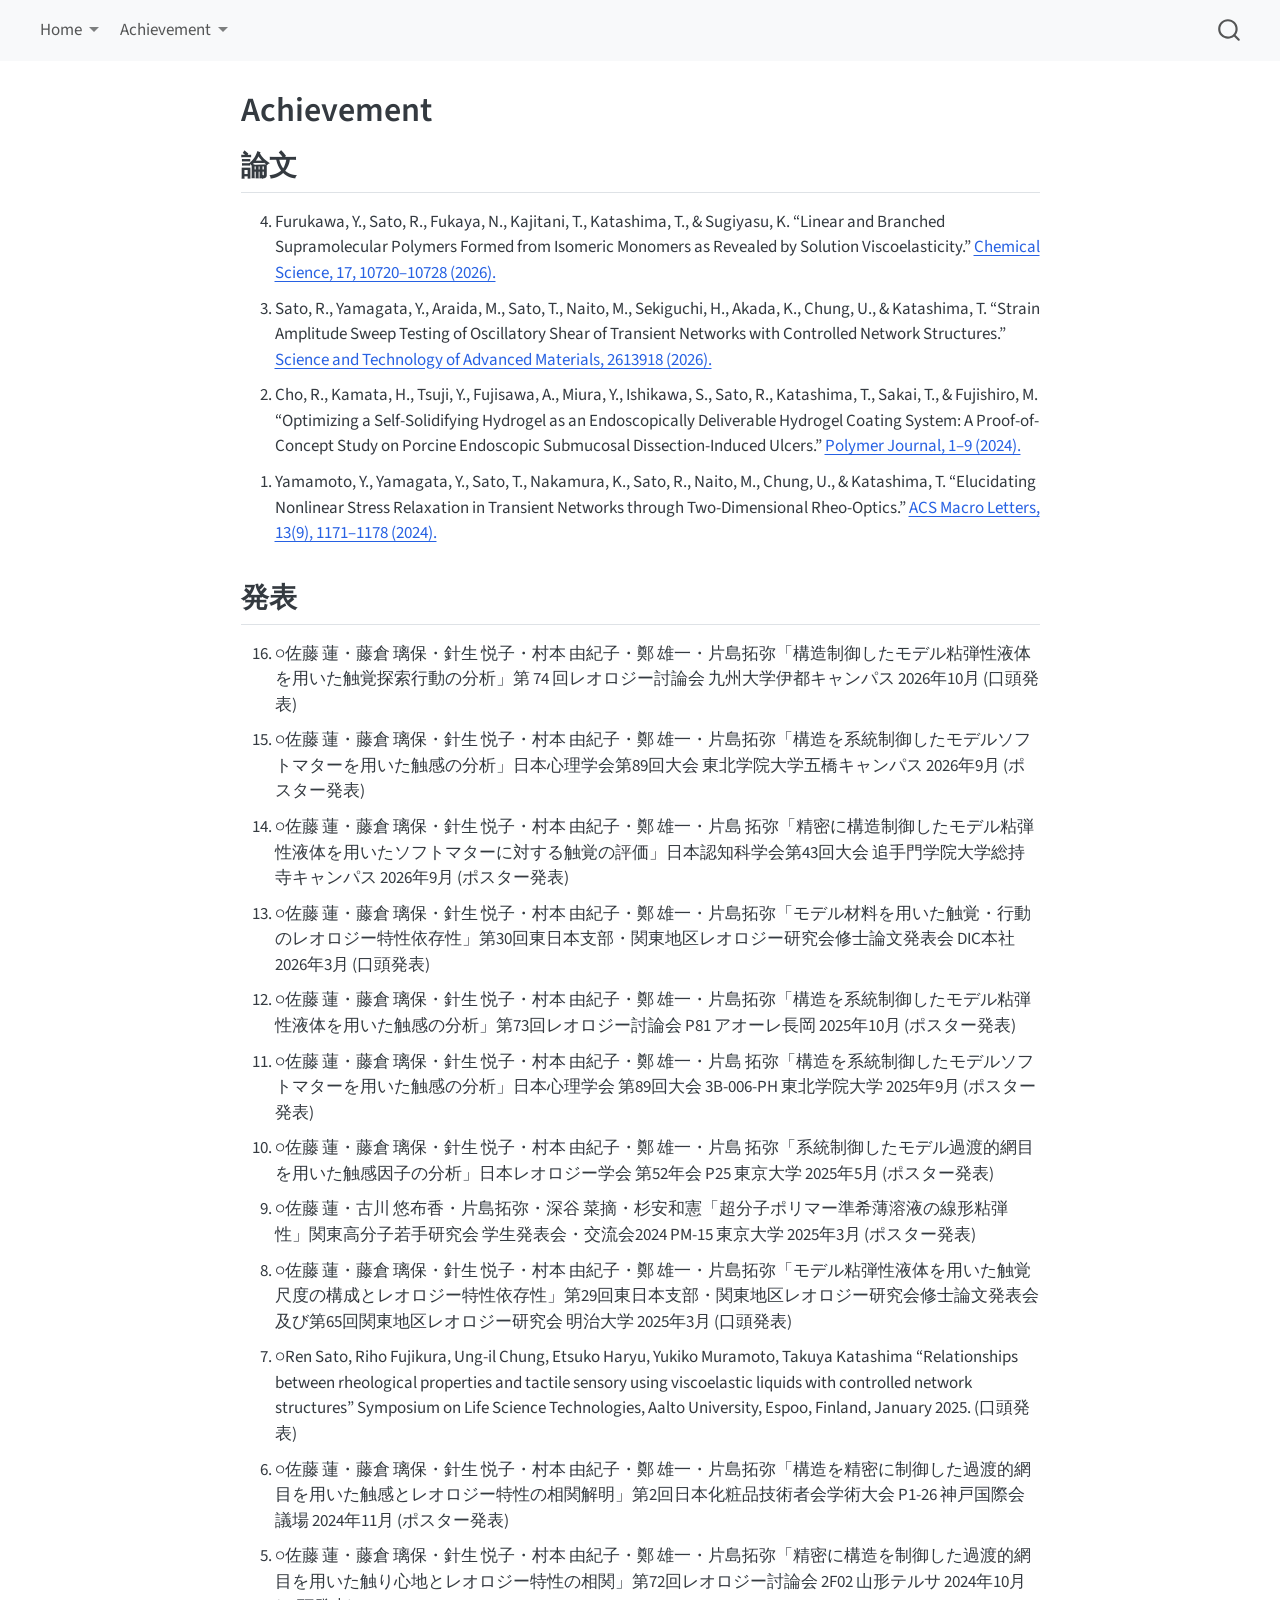
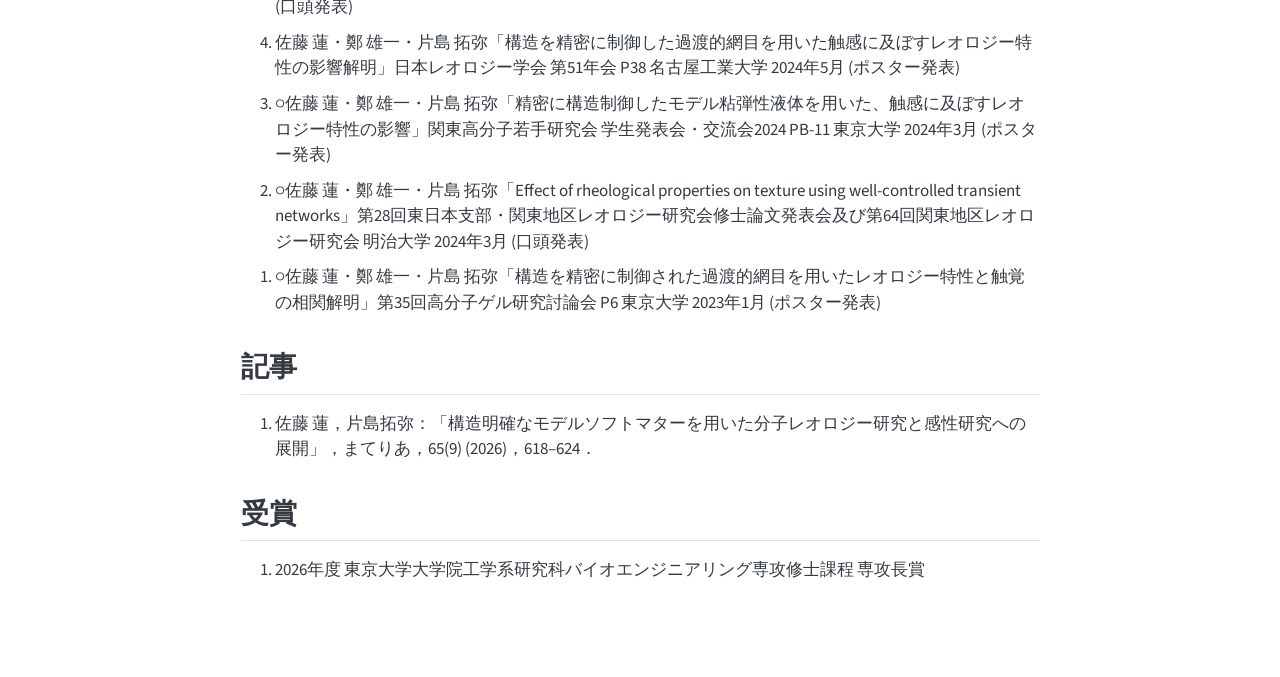
<file: docs/achievement.html>
<!DOCTYPE html>
<html xmlns="http://www.w3.org/1999/xhtml" lang="ja" xml:lang="ja"><head>

<meta charset="utf-8">
<meta name="generator" content="quarto-1.9.37">

<meta name="viewport" content="width=device-width, initial-scale=1.0, user-scalable=yes">


<title>Achievement</title>
<style>
/* Default styles provided by pandoc.
** See https://pandoc.org/MANUAL.html#variables-for-html for config info.
*/
code{white-space: pre-wrap;}
span.smallcaps{font-variant: small-caps;}
div.columns{display: flex; gap: min(4vw, 1.5em);}
div.column{flex: auto; overflow-x: auto;}
div.hanging-indent{margin-left: 1.5em; text-indent: -1.5em;}
ul.task-list{list-style: none;}
ul.task-list li input[type="checkbox"] {
  width: 0.8em;
  margin: 0 0.8em 0.2em -1em; /* quarto-specific, see https://github.com/quarto-dev/quarto-cli/issues/4556 */ 
  vertical-align: middle;
}
</style>


<script src="site_libs/quarto-nav/quarto-nav.js"></script>
<script src="site_libs/quarto-nav/headroom.min.js"></script>
<script src="site_libs/clipboard/clipboard.min.js"></script>
<script src="site_libs/quarto-search/autocomplete.umd.js"></script>
<script src="site_libs/quarto-search/fuse.min.js"></script>
<script src="site_libs/quarto-search/quarto-search.js"></script>
<meta name="quarto:offset" content="./">
<script src="site_libs/quarto-html/quarto.js" type="module"></script>
<script src="site_libs/quarto-html/tabsets/tabsets.js" type="module"></script>
<script src="site_libs/quarto-html/popper.min.js"></script>
<script src="site_libs/quarto-html/tippy.umd.min.js"></script>
<script src="site_libs/quarto-html/anchor.min.js"></script>
<link href="site_libs/quarto-html/tippy.css" rel="stylesheet">
<link href="site_libs/quarto-html/quarto-syntax-highlighting-7f8f88aac4f3542376d5c11b86a4c14d.css" rel="stylesheet" id="quarto-text-highlighting-styles">
<script src="site_libs/bootstrap/bootstrap.min.js"></script>
<link href="site_libs/bootstrap/bootstrap-icons.css" rel="stylesheet">
<link href="site_libs/bootstrap/bootstrap-158031087360bce0ff56dc785ce39e06.min.css" rel="stylesheet" append-hash="true" id="quarto-bootstrap" data-mode="light">
<script id="quarto-search-options" type="application/json">{
  "location": "navbar",
  "copy-button": false,
  "collapse-after": 3,
  "panel-placement": "end",
  "type": "overlay",
  "limit": 50,
  "keyboard-shortcut": [
    "f",
    "/",
    "s"
  ],
  "show-item-context": false,
  "language": {
    "search-no-results-text": "一致なし",
    "search-matching-documents-text": "一致した文書",
    "search-copy-link-title": "検索へのリンクをコピー",
    "search-hide-matches-text": "追加の検索結果を非表示",
    "search-more-match-text": "追加の検索結果",
    "search-more-matches-text": "追加の検索結果",
    "search-clear-button-title": "消去",
    "search-text-placeholder": "",
    "search-detached-cancel-button-title": "取消",
    "search-submit-button-title": "検索",
    "search-label": "サーチ"
  }
}</script>


<link rel="stylesheet" href="styles.css">
</head>

<body class="nav-fixed fullcontent quarto-light">

<div id="quarto-search-results"></div>
  <header id="quarto-header" class="headroom fixed-top">
    <nav class="navbar navbar-expand-lg " data-bs-theme="dark">
      <div class="navbar-container container-fluid">
            <div id="quarto-search" class="" title="サーチ"></div>
          <button class="navbar-toggler" type="button" data-bs-toggle="collapse" data-bs-target="#navbarCollapse" aria-controls="navbarCollapse" role="menu" aria-expanded="false" aria-label="ナビゲーションを切り替える" onclick="if (window.quartoToggleHeadroom) { window.quartoToggleHeadroom(); }">
  <span class="navbar-toggler-icon"></span>
</button>
          <div class="collapse navbar-collapse" id="navbarCollapse">
            <ul class="navbar-nav navbar-nav-scroll me-auto">
  <li class="nav-item dropdown ">
    <a class="nav-link dropdown-toggle" href="#" id="nav-menu-home" role="link" data-bs-toggle="dropdown" aria-expanded="false">
 <span class="menu-text">Home</span>
    </a>
    <ul class="dropdown-menu" aria-labelledby="nav-menu-home">    
        <li>
    <a class="dropdown-item" href="./index.html">
 <span class="dropdown-text">Jp</span></a>
  </li>  
        <li>
    <a class="dropdown-item" href="./index-en.html">
 <span class="dropdown-text">En</span></a>
  </li>  
    </ul>
  </li>
  <li class="nav-item dropdown ">
    <a class="nav-link dropdown-toggle" href="#" id="nav-menu-achievement" role="link" data-bs-toggle="dropdown" aria-expanded="false">
 <span class="menu-text">Achievement</span>
    </a>
    <ul class="dropdown-menu" aria-labelledby="nav-menu-achievement">    
        <li>
    <a class="dropdown-item" href="./achievement.html">
 <span class="dropdown-text">Jp</span></a>
  </li>  
        <li>
    <a class="dropdown-item" href="./achievement-en.html">
 <span class="dropdown-text">En</span></a>
  </li>  
    </ul>
  </li>
</ul>
          </div> <!-- /navcollapse -->
            <div class="quarto-navbar-tools">
</div>
      </div> <!-- /container-fluid -->
    </nav>
</header>
<!-- content -->
<div id="quarto-content" class="quarto-container page-columns page-rows-contents page-layout-article page-navbar">
<!-- sidebar -->
<!-- margin-sidebar -->
    
<!-- main -->
<main class="content" id="quarto-document-content">

<header id="title-block-header" class="quarto-title-block default">
<div class="quarto-title">
<h1 class="title">Achievement</h1>
</div>



<div class="quarto-title-meta">

    
  
    
  </div>
  


</header>


<section id="論文" class="level2">
<h2 class="anchored" data-anchor-id="論文">論文</h2>
<ol reversed="" start="4">
<li>
Furukawa, Y., Sato, R., Fukaya, N., Kajitani, T., Katashima, T., &amp; Sugiyasu, K. “Linear and Branched Supramolecular Polymers Formed from Isomeric Monomers as Revealed by Solution Viscoelasticity.” <a href="https://doi.org/10.1039/D5SC09763K">Chemical Science, 17, 10720–10728 (2026).</a>
</li>
<li>
Sato, R., Yamagata, Y., Araida, M., Sato, T., Naito, M., Sekiguchi, H., Akada, K., Chung, U., &amp; Katashima, T. “Strain Amplitude Sweep Testing of Oscillatory Shear of Transient Networks with Controlled Network Structures.” <a href="https://www.tandfonline.com/doi/full/10.1080/14686996.2026.2613918">Science and Technology of Advanced Materials, 2613918 (2026).</a>
</li>
<li>
Cho, R., Kamata, H., Tsuji, Y., Fujisawa, A., Miura, Y., Ishikawa, S., Sato, R., Katashima, T., Sakai, T., &amp; Fujishiro, M. “Optimizing a Self-Solidifying Hydrogel as an Endoscopically Deliverable Hydrogel Coating System: A Proof-of-Concept Study on Porcine Endoscopic Submucosal Dissection-Induced Ulcers.” <a href="https://doi.org/10.1038/s41428-024-00921-w">Polymer Journal, 1–9 (2024).</a>
</li>
<li>
Yamamoto, Y., Yamagata, Y., Sato, T., Nakamura, K., Sato, R., Naito, M., Chung, U., &amp; Katashima, T. “Elucidating Nonlinear Stress Relaxation in Transient Networks through Two-Dimensional Rheo-Optics.” <a href="https://doi.org/10.1021/acsmacrolett.4c00338">ACS Macro Letters, 13(9), 1171–1178 (2024).</a>
</li>
</ol>
</section>
<section id="発表" class="level2">
<h2 class="anchored" data-anchor-id="発表">発表</h2>
<ol reversed="" start="16">
<li>
○佐藤 蓮・藤倉 璃保・針生 悦子・村本 由紀子・鄭 雄一・片島拓弥「構造制御したモデル粘弾性液体を用いた触覚探索行動の分析」第 74 回レオロジー討論会 九州大学伊都キャンパス 2026年10月 (口頭発表)
</li>
<li>
○佐藤 蓮・藤倉 璃保・針生 悦子・村本 由紀子・鄭 雄一・片島拓弥「構造を系統制御したモデルソフトマターを用いた触感の分析」日本心理学会第89回大会 東北学院大学五橋キャンパス 2026年9月 (ポスター発表)
</li>
<li>
○佐藤 蓮・藤倉 璃保・針生 悦子・村本 由紀子・鄭 雄一・片島 拓弥「精密に構造制御したモデル粘弾性液体を用いたソフトマターに対する触覚の評価」日本認知科学会第43回大会 追手門学院大学総持寺キャンパス 2026年9月 (ポスター発表)
</li>
<li>
○佐藤 蓮・藤倉 璃保・針生 悦子・村本 由紀子・鄭 雄一・片島拓弥「モデル材料を用いた触覚・行動のレオロジー特性依存性」第30回東日本支部・関東地区レオロジー研究会修士論文発表会 DIC本社 2026年3月 (口頭発表)
</li>
<li>
○佐藤 蓮・藤倉 璃保・針生 悦子・村本 由紀子・鄭 雄一・片島拓弥「構造を系統制御したモデル粘弾性液体を用いた触感の分析」第73回レオロジー討論会 P81 アオーレ長岡 2025年10月 (ポスター発表)
</li>
<li>
○佐藤 蓮・藤倉 璃保・針生 悦子・村本 由紀子・鄭 雄一・片島 拓弥「構造を系統制御したモデルソフトマターを用いた触感の分析」日本心理学会 第89回大会 3B-006-PH 東北学院大学 2025年9月 (ポスター発表)
</li>
<li>
○佐藤 蓮・藤倉 璃保・針生 悦子・村本 由紀子・鄭 雄一・片島 拓弥「系統制御したモデル過渡的網目を用いた触感因子の分析」日本レオロジー学会 第52年会 P25 東京大学 2025年5月 (ポスター発表)
</li>
<li>
○佐藤 蓮・古川 悠布香・片島拓弥・深谷 菜摘・杉安和憲「超分子ポリマー準希薄溶液の線形粘弾性」関東高分子若手研究会 学生発表会・交流会2024 PM-15 東京大学 2025年3月 (ポスター発表)
</li>
<li>
○佐藤 蓮・藤倉 璃保・針生 悦子・村本 由紀子・鄭 雄一・片島拓弥「モデル粘弾性液体を用いた触覚尺度の構成とレオロジー特性依存性」第29回東日本支部・関東地区レオロジー研究会修士論文発表会及び第65回関東地区レオロジー研究会 明治大学 2025年3月 (口頭発表)
</li>
<li>
○Ren Sato, Riho Fujikura, Ung-il Chung, Etsuko Haryu, Yukiko Muramoto, Takuya Katashima “Relationships between rheological properties and tactile sensory using viscoelastic liquids with controlled network structures” Symposium on Life Science Technologies, Aalto University, Espoo, Finland, January 2025. (口頭発表)
</li>
<li>
○佐藤 蓮・藤倉 璃保・針生 悦子・村本 由紀子・鄭 雄一・片島拓弥「構造を精密に制御した過渡的網目を用いた触感とレオロジー特性の相関解明」第2回日本化粧品技術者会学術大会 P1-26 神戸国際会議場 2024年11月 (ポスター発表)
</li>
<li>
○佐藤 蓮・藤倉 璃保・針生 悦子・村本 由紀子・鄭 雄一・片島拓弥「精密に構造を制御した過渡的網目を用いた触り心地とレオロジー特性の相関」第72回レオロジー討論会 2F02 山形テルサ 2024年10月 (口頭発表)
</li>
<li>
佐藤 蓮・鄭 雄一・片島 拓弥「構造を精密に制御した過渡的網目を用いた触感に及ぼすレオロジー特性の影響解明」日本レオロジー学会 第51年会 P38 名古屋工業大学 2024年5月 (ポスター発表)
</li>
<li>
○佐藤 蓮・鄭 雄一・片島 拓弥「精密に構造制御したモデル粘弾性液体を用いた、触感に及ぼすレオロジー特性の影響」関東高分子若手研究会 学生発表会・交流会2024 PB-11 東京大学 2024年3月 (ポスター発表)
</li>
<li>
○佐藤 蓮・鄭 雄一・片島 拓弥「Effect of rheological properties on texture using well-controlled transient networks」第28回東日本支部・関東地区レオロジー研究会修士論文発表会及び第64回関東地区レオロジー研究会 明治大学 2024年3月 (口頭発表)
</li>
<li>
○佐藤 蓮・鄭 雄一・片島 拓弥「構造を精密に制御された過渡的網目を用いたレオロジー特性と触覚の相関解明」第35回高分子ゲル研究討論会 P6 東京大学 2023年1月 (ポスター発表)
</li>
</ol>
</section>
<section id="記事" class="level2">
<h2 class="anchored" data-anchor-id="記事">記事</h2>
<ol reversed="" start="1">
<li>
佐藤 蓮，片島拓弥：「構造明確なモデルソフトマターを用いた分子レオロジー研究と感性研究への展開」，まてりあ，65(9) (2026)，618–624．
</li>
</ol>
</section>
<section id="受賞" class="level2">
<h2 class="anchored" data-anchor-id="受賞">受賞</h2>
<ol reversed="" start="1">
<li>
2026年度 東京大学大学院工学系研究科バイオエンジニアリング専攻修士課程 専攻長賞
</li>
</ol>


</section>

</main> <!-- /main -->
<script id="quarto-html-after-body" type="application/javascript">
  window.document.addEventListener("DOMContentLoaded", function (event) {
    const icon = "";
    const anchorJS = new window.AnchorJS();
    anchorJS.options = {
      placement: 'right',
      icon: icon
    };
    anchorJS.add('.anchored');
    const isCodeAnnotation = (el) => {
      for (const clz of el.classList) {
        if (clz.startsWith('code-annotation-')) {                     
          return true;
        }
      }
      return false;
    }
    const onCopySuccess = function(e) {
      // button target
      const button = e.trigger;
      // don't keep focus
      button.blur();
      // flash "checked"
      button.classList.add('code-copy-button-checked');
      var currentTitle = button.getAttribute("title");
      button.setAttribute("title", "コピーしました");
      let tooltip;
      if (window.bootstrap) {
        button.setAttribute("data-bs-toggle", "tooltip");
        button.setAttribute("data-bs-placement", "left");
        button.setAttribute("data-bs-title", "コピーしました");
        tooltip = new bootstrap.Tooltip(button, 
          { trigger: "manual", 
            customClass: "code-copy-button-tooltip",
            offset: [0, -8]});
        tooltip.show();    
      }
      setTimeout(function() {
        if (tooltip) {
          tooltip.hide();
          button.removeAttribute("data-bs-title");
          button.removeAttribute("data-bs-toggle");
          button.removeAttribute("data-bs-placement");
        }
        button.setAttribute("title", currentTitle);
        button.classList.remove('code-copy-button-checked');
      }, 1000);
      // clear code selection
      e.clearSelection();
    }
    const getTextToCopy = function(trigger) {
      const outerScaffold = trigger.parentElement.cloneNode(true);
      const codeEl = outerScaffold.querySelector('code');
      for (const childEl of codeEl.children) {
        if (isCodeAnnotation(childEl)) {
          childEl.remove();
        }
      }
      return codeEl.innerText;
    }
    const clipboard = new window.ClipboardJS('.code-copy-button:not([data-in-quarto-modal])', {
      text: getTextToCopy
    });
    clipboard.on('success', onCopySuccess);
    if (window.document.getElementById('quarto-embedded-source-code-modal')) {
      const clipboardModal = new window.ClipboardJS('.code-copy-button[data-in-quarto-modal]', {
        text: getTextToCopy,
        container: window.document.getElementById('quarto-embedded-source-code-modal')
      });
      clipboardModal.on('success', onCopySuccess);
    }
      var localhostRegex = new RegExp(/^(?:http|https):\/\/localhost\:?[0-9]*\//);
      var mailtoRegex = new RegExp(/^mailto:/);
        var filterRegex = new RegExp('/' + window.location.host + '/');
      var isInternal = (href) => {
          return filterRegex.test(href) || localhostRegex.test(href) || mailtoRegex.test(href);
      }
      // Inspect non-navigation links and adorn them if external
     var links = window.document.querySelectorAll('a[href]:not(.nav-link):not(.navbar-brand):not(.toc-action):not(.sidebar-link):not(.sidebar-item-toggle):not(.pagination-link):not(.no-external):not([aria-hidden]):not(.dropdown-item):not(.quarto-navigation-tool):not(.about-link)');
      for (var i=0; i<links.length; i++) {
        const link = links[i];
        if (!isInternal(link.href)) {
          // undo the damage that might have been done by quarto-nav.js in the case of
          // links that we want to consider external
          if (link.dataset.originalHref !== undefined) {
            link.href = link.dataset.originalHref;
          }
        }
      }
    function tippyHover(el, contentFn, onTriggerFn, onUntriggerFn) {
      const config = {
        allowHTML: true,
        maxWidth: 500,
        delay: 100,
        arrow: false,
        appendTo: function(el) {
            return el.parentElement;
        },
        interactive: true,
        interactiveBorder: 10,
        theme: 'quarto',
        placement: 'bottom-start',
      };
      if (contentFn) {
        config.content = contentFn;
      }
      if (onTriggerFn) {
        config.onTrigger = onTriggerFn;
      }
      if (onUntriggerFn) {
        config.onUntrigger = onUntriggerFn;
      }
      window.tippy(el, config); 
    }
    const noterefs = window.document.querySelectorAll('a[role="doc-noteref"]');
    for (var i=0; i<noterefs.length; i++) {
      const ref = noterefs[i];
      tippyHover(ref, function() {
        // use id or data attribute instead here
        let href = ref.getAttribute('data-footnote-href') || ref.getAttribute('href');
        try { href = new URL(href).hash; } catch {}
        const id = href.replace(/^#\/?/, "");
        const note = window.document.getElementById(id);
        if (note) {
          return note.innerHTML;
        } else {
          return "";
        }
      });
    }
    const xrefs = window.document.querySelectorAll('a.quarto-xref');
    const processXRef = (id, note) => {
      // Strip column container classes
      const stripColumnClz = (el) => {
        el.classList.remove("page-full", "page-columns");
        if (el.children) {
          for (const child of el.children) {
            stripColumnClz(child);
          }
        }
      }
      stripColumnClz(note)
      if (id === null || id.startsWith('sec-')) {
        // Special case sections, only their first couple elements
        const container = document.createElement("div");
        if (note.children && note.children.length > 2) {
          container.appendChild(note.children[0].cloneNode(true));
          for (let i = 1; i < note.children.length; i++) {
            const child = note.children[i];
            if (child.tagName === "P" && child.innerText === "") {
              continue;
            } else {
              container.appendChild(child.cloneNode(true));
              break;
            }
          }
          if (window.Quarto?.typesetMath) {
            window.Quarto.typesetMath(container);
          }
          return container.innerHTML
        } else {
          if (window.Quarto?.typesetMath) {
            window.Quarto.typesetMath(note);
          }
          return note.innerHTML;
        }
      } else {
        // Remove any anchor links if they are present
        const anchorLink = note.querySelector('a.anchorjs-link');
        if (anchorLink) {
          anchorLink.remove();
        }
        if (window.Quarto?.typesetMath) {
          window.Quarto.typesetMath(note);
        }
        if (note.classList.contains("callout")) {
          return note.outerHTML;
        } else {
          return note.innerHTML;
        }
      }
    }
    for (var i=0; i<xrefs.length; i++) {
      const xref = xrefs[i];
      tippyHover(xref, undefined, function(instance) {
        instance.disable();
        let url = xref.getAttribute('href');
        let hash = undefined; 
        if (url.startsWith('#')) {
          hash = url;
        } else {
          try { hash = new URL(url).hash; } catch {}
        }
        if (hash) {
          const id = hash.replace(/^#\/?/, "");
          const note = window.document.getElementById(id);
          if (note !== null) {
            try {
              const html = processXRef(id, note.cloneNode(true));
              instance.setContent(html);
            } finally {
              instance.enable();
              instance.show();
            }
          } else {
            // See if we can fetch this
            fetch(url.split('#')[0])
            .then(res => res.text())
            .then(html => {
              const parser = new DOMParser();
              const htmlDoc = parser.parseFromString(html, "text/html");
              const note = htmlDoc.getElementById(id);
              if (note !== null) {
                const html = processXRef(id, note);
                instance.setContent(html);
              } 
            }).finally(() => {
              instance.enable();
              instance.show();
            });
          }
        } else {
          // See if we can fetch a full url (with no hash to target)
          // This is a special case and we should probably do some content thinning / targeting
          fetch(url)
          .then(res => res.text())
          .then(html => {
            const parser = new DOMParser();
            const htmlDoc = parser.parseFromString(html, "text/html");
            const note = htmlDoc.querySelector('main.content');
            if (note !== null) {
              // This should only happen for chapter cross references
              // (since there is no id in the URL)
              // remove the first header
              if (note.children.length > 0 && note.children[0].tagName === "HEADER") {
                note.children[0].remove();
              }
              const html = processXRef(null, note);
              instance.setContent(html);
            } 
          }).finally(() => {
            instance.enable();
            instance.show();
          });
        }
      }, function(instance) {
      });
    }
        let selectedAnnoteEl;
        const selectorForAnnotation = ( cell, annotation) => {
          let cellAttr = 'data-code-cell="' + cell + '"';
          let lineAttr = 'data-code-annotation="' +  annotation + '"';
          const selector = 'span[' + cellAttr + '][' + lineAttr + ']';
          return selector;
        }
        const selectCodeLines = (annoteEl) => {
          const doc = window.document;
          const targetCell = annoteEl.getAttribute("data-target-cell");
          const targetAnnotation = annoteEl.getAttribute("data-target-annotation");
          const annoteSpan = window.document.querySelector(selectorForAnnotation(targetCell, targetAnnotation));
          const lines = annoteSpan.getAttribute("data-code-lines").split(",");
          const lineIds = lines.map((line) => {
            return targetCell + "-" + line;
          })
          let top = null;
          let height = null;
          let parent = null;
          if (lineIds.length > 0) {
              //compute the position of the single el (top and bottom and make a div)
              const el = window.document.getElementById(lineIds[0]);
              top = el.offsetTop;
              height = el.offsetHeight;
              parent = el.parentElement.parentElement;
            if (lineIds.length > 1) {
              const lastEl = window.document.getElementById(lineIds[lineIds.length - 1]);
              const bottom = lastEl.offsetTop + lastEl.offsetHeight;
              height = bottom - top;
            }
            if (top !== null && height !== null && parent !== null) {
              // cook up a div (if necessary) and position it 
              let div = window.document.getElementById("code-annotation-line-highlight");
              if (div === null) {
                div = window.document.createElement("div");
                div.setAttribute("id", "code-annotation-line-highlight");
                div.style.position = 'absolute';
                parent.appendChild(div);
              }
              div.style.top = top - 2 + "px";
              div.style.height = height + 4 + "px";
              div.style.left = 0;
              let gutterDiv = window.document.getElementById("code-annotation-line-highlight-gutter");
              if (gutterDiv === null) {
                gutterDiv = window.document.createElement("div");
                gutterDiv.setAttribute("id", "code-annotation-line-highlight-gutter");
                gutterDiv.style.position = 'absolute';
                const codeCell = window.document.getElementById(targetCell);
                const gutter = codeCell.querySelector('.code-annotation-gutter');
                gutter.appendChild(gutterDiv);
              }
              gutterDiv.style.top = top - 2 + "px";
              gutterDiv.style.height = height + 4 + "px";
            }
            selectedAnnoteEl = annoteEl;
          }
        };
        const unselectCodeLines = () => {
          const elementsIds = ["code-annotation-line-highlight", "code-annotation-line-highlight-gutter"];
          elementsIds.forEach((elId) => {
            const div = window.document.getElementById(elId);
            if (div) {
              div.remove();
            }
          });
          selectedAnnoteEl = undefined;
        };
          // Handle positioning of the toggle
      window.addEventListener(
        "resize",
        throttle(() => {
          elRect = undefined;
          if (selectedAnnoteEl) {
            selectCodeLines(selectedAnnoteEl);
          }
        }, 10)
      );
      function throttle(fn, ms) {
      let throttle = false;
      let timer;
        return (...args) => {
          if(!throttle) { // first call gets through
              fn.apply(this, args);
              throttle = true;
          } else { // all the others get throttled
              if(timer) clearTimeout(timer); // cancel #2
              timer = setTimeout(() => {
                fn.apply(this, args);
                timer = throttle = false;
              }, ms);
          }
        };
      }
        // Attach click handler to the DT
        const annoteDls = window.document.querySelectorAll('dt[data-target-cell]');
        for (const annoteDlNode of annoteDls) {
          annoteDlNode.addEventListener('click', (event) => {
            const clickedEl = event.target;
            if (clickedEl !== selectedAnnoteEl) {
              unselectCodeLines();
              const activeEl = window.document.querySelector('dt[data-target-cell].code-annotation-active');
              if (activeEl) {
                activeEl.classList.remove('code-annotation-active');
              }
              selectCodeLines(clickedEl);
              clickedEl.classList.add('code-annotation-active');
            } else {
              // Unselect the line
              unselectCodeLines();
              clickedEl.classList.remove('code-annotation-active');
            }
          });
        }
    const findCites = (el) => {
      const parentEl = el.parentElement;
      if (parentEl) {
        const cites = parentEl.dataset.cites;
        if (cites) {
          return {
            el,
            cites: cites.split(' ')
          };
        } else {
          return findCites(el.parentElement)
        }
      } else {
        return undefined;
      }
    };
    var bibliorefs = window.document.querySelectorAll('a[role="doc-biblioref"]');
    for (var i=0; i<bibliorefs.length; i++) {
      const ref = bibliorefs[i];
      const citeInfo = findCites(ref);
      if (citeInfo) {
        tippyHover(citeInfo.el, function() {
          var popup = window.document.createElement('div');
          citeInfo.cites.forEach(function(cite) {
            var citeDiv = window.document.createElement('div');
            citeDiv.classList.add('hanging-indent');
            citeDiv.classList.add('csl-entry');
            var biblioDiv = window.document.getElementById('ref-' + cite);
            if (biblioDiv) {
              citeDiv.innerHTML = biblioDiv.innerHTML;
            }
            popup.appendChild(citeDiv);
          });
          return popup.innerHTML;
        });
      }
    }
  });
  </script>
</div> <!-- /content -->




</body></html>
</file>
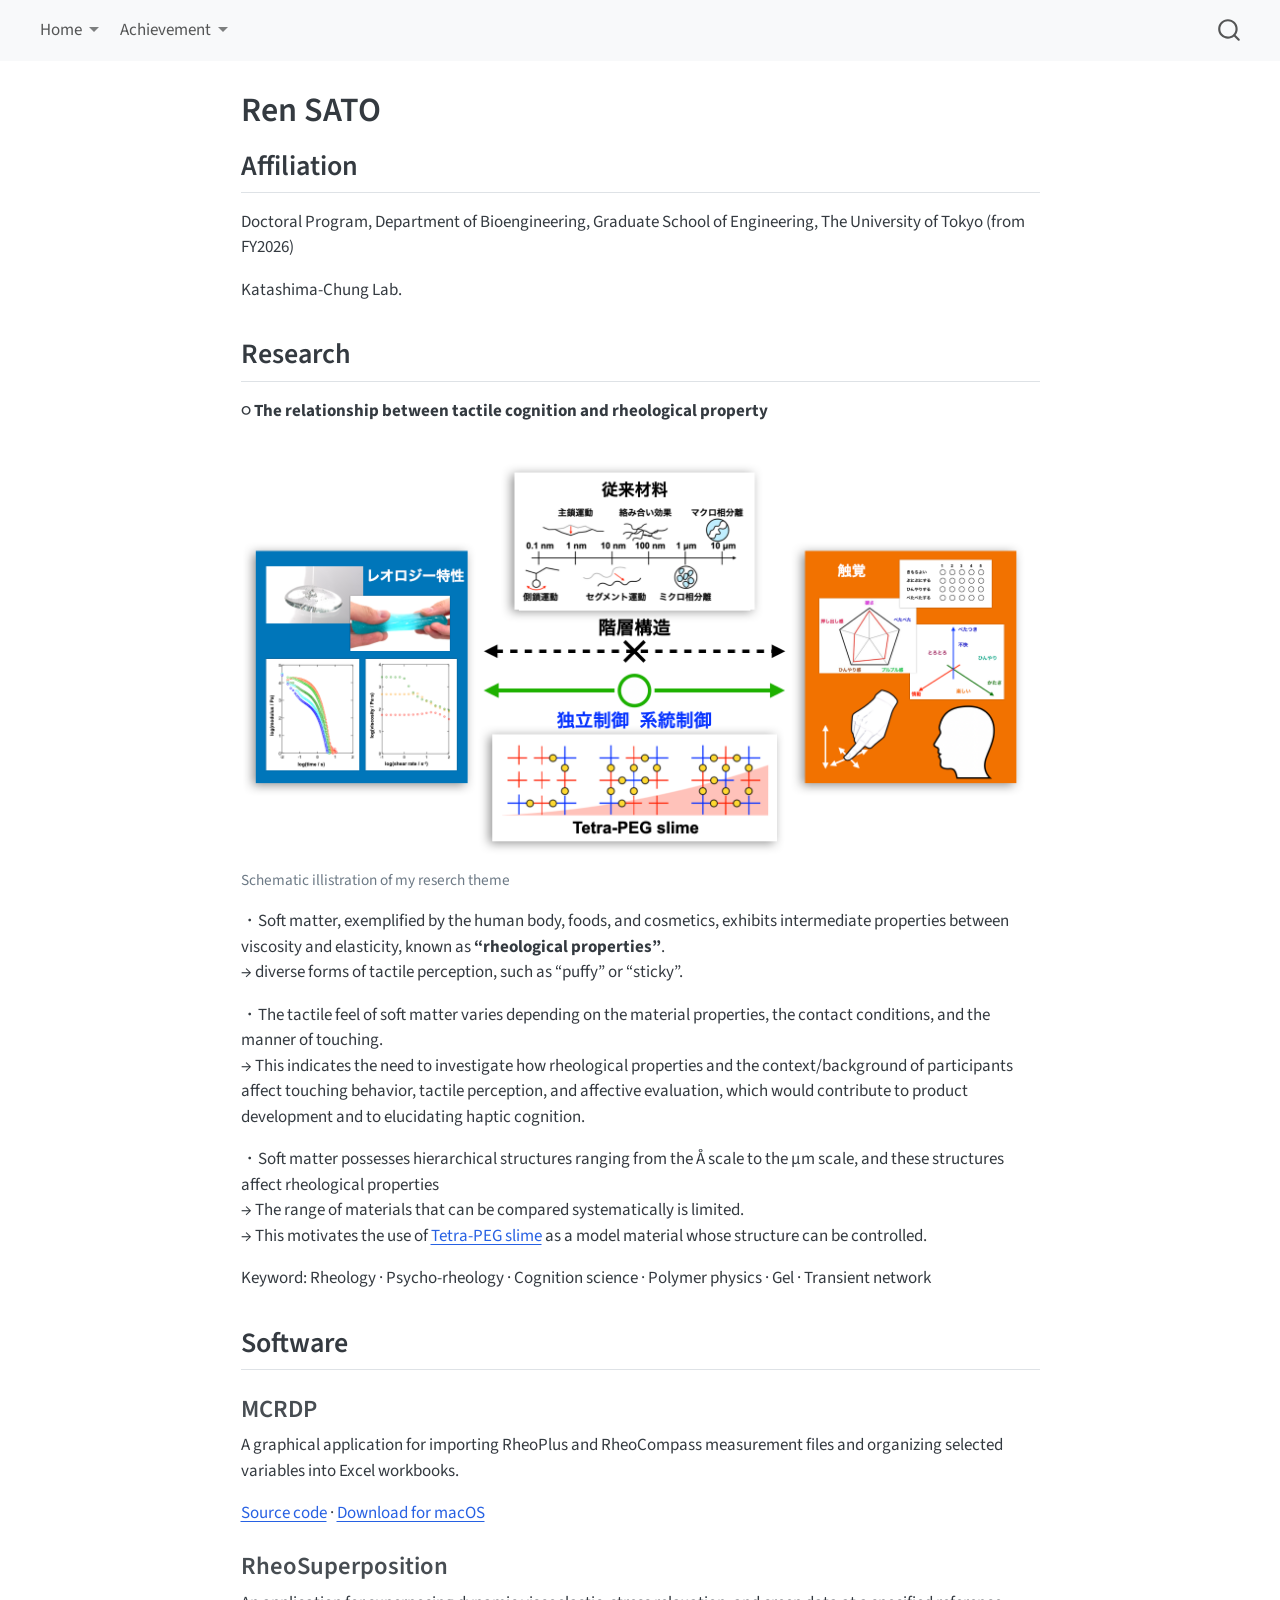
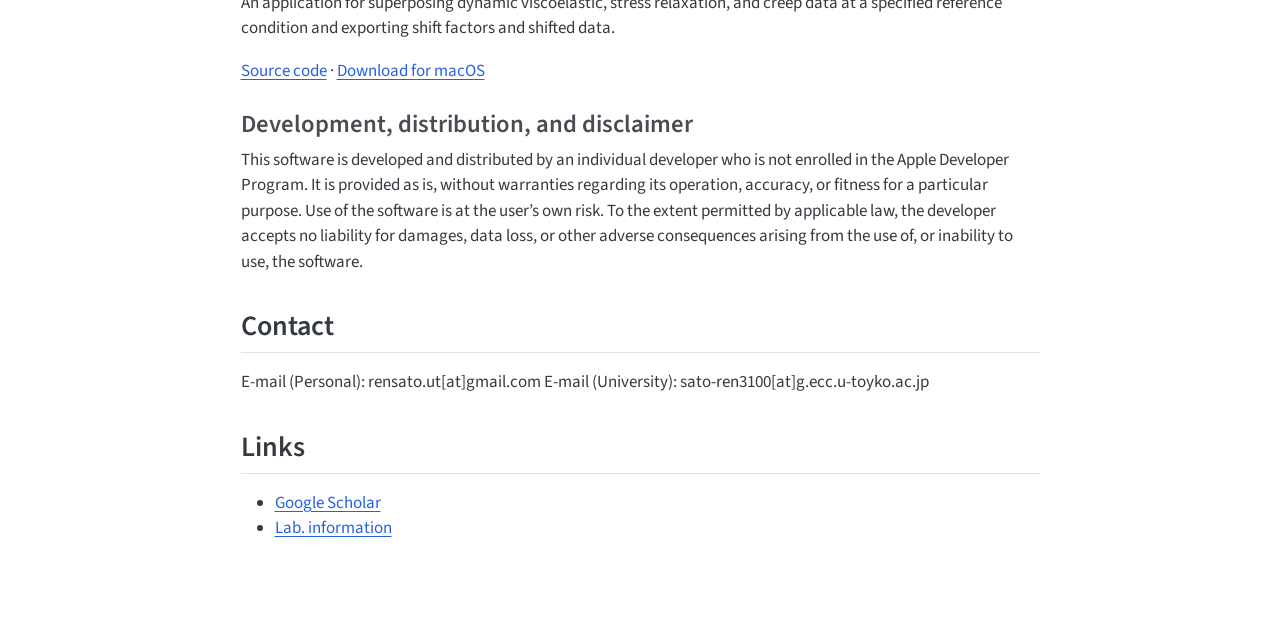
<file: docs/index-en.html>
<!DOCTYPE html>
<html xmlns="http://www.w3.org/1999/xhtml" lang="en" xml:lang="en"><head>

<meta charset="utf-8">
<meta name="generator" content="quarto-1.9.37">

<meta name="viewport" content="width=device-width, initial-scale=1.0, user-scalable=yes">


<title>Ren SATO</title>
<style>
/* Default styles provided by pandoc.
** See https://pandoc.org/MANUAL.html#variables-for-html for config info.
*/
code{white-space: pre-wrap;}
span.smallcaps{font-variant: small-caps;}
div.columns{display: flex; gap: min(4vw, 1.5em);}
div.column{flex: auto; overflow-x: auto;}
div.hanging-indent{margin-left: 1.5em; text-indent: -1.5em;}
ul.task-list{list-style: none;}
ul.task-list li input[type="checkbox"] {
  width: 0.8em;
  margin: 0 0.8em 0.2em -1em; /* quarto-specific, see https://github.com/quarto-dev/quarto-cli/issues/4556 */ 
  vertical-align: middle;
}
</style>


<script src="site_libs/quarto-nav/quarto-nav.js"></script>
<script src="site_libs/quarto-nav/headroom.min.js"></script>
<script src="site_libs/clipboard/clipboard.min.js"></script>
<script src="site_libs/quarto-search/autocomplete.umd.js"></script>
<script src="site_libs/quarto-search/fuse.min.js"></script>
<script src="site_libs/quarto-search/quarto-search.js"></script>
<meta name="quarto:offset" content="./">
<script src="site_libs/quarto-html/quarto.js" type="module"></script>
<script src="site_libs/quarto-html/tabsets/tabsets.js" type="module"></script>
<script src="site_libs/quarto-html/popper.min.js"></script>
<script src="site_libs/quarto-html/tippy.umd.min.js"></script>
<script src="site_libs/quarto-html/anchor.min.js"></script>
<link href="site_libs/quarto-html/tippy.css" rel="stylesheet">
<link href="site_libs/quarto-html/quarto-syntax-highlighting-7f8f88aac4f3542376d5c11b86a4c14d.css" rel="stylesheet" id="quarto-text-highlighting-styles">
<script src="site_libs/bootstrap/bootstrap.min.js"></script>
<link href="site_libs/bootstrap/bootstrap-icons.css" rel="stylesheet">
<link href="site_libs/bootstrap/bootstrap-158031087360bce0ff56dc785ce39e06.min.css" rel="stylesheet" append-hash="true" id="quarto-bootstrap" data-mode="light">
<script id="quarto-search-options" type="application/json">{
  "location": "navbar",
  "copy-button": false,
  "collapse-after": 3,
  "panel-placement": "end",
  "type": "overlay",
  "limit": 50,
  "keyboard-shortcut": [
    "f",
    "/",
    "s"
  ],
  "show-item-context": false,
  "language": {
    "search-no-results-text": "No results",
    "search-matching-documents-text": "matching documents",
    "search-copy-link-title": "Copy link to search",
    "search-hide-matches-text": "Hide additional matches",
    "search-more-match-text": "more match in this document",
    "search-more-matches-text": "more matches in this document",
    "search-clear-button-title": "Clear",
    "search-text-placeholder": "",
    "search-detached-cancel-button-title": "Cancel",
    "search-submit-button-title": "Submit",
    "search-label": "Search"
  }
}</script>


<link rel="stylesheet" href="styles.css">
</head>

<body class="nav-fixed fullcontent quarto-light">

<div id="quarto-search-results"></div>
  <header id="quarto-header" class="headroom fixed-top">
    <nav class="navbar navbar-expand-lg " data-bs-theme="dark">
      <div class="navbar-container container-fluid">
            <div id="quarto-search" class="" title="Search"></div>
          <button class="navbar-toggler" type="button" data-bs-toggle="collapse" data-bs-target="#navbarCollapse" aria-controls="navbarCollapse" role="menu" aria-expanded="false" aria-label="Toggle navigation" onclick="if (window.quartoToggleHeadroom) { window.quartoToggleHeadroom(); }">
  <span class="navbar-toggler-icon"></span>
</button>
          <div class="collapse navbar-collapse" id="navbarCollapse">
            <ul class="navbar-nav navbar-nav-scroll me-auto">
  <li class="nav-item dropdown ">
    <a class="nav-link dropdown-toggle" href="#" id="nav-menu-home" role="link" data-bs-toggle="dropdown" aria-expanded="false">
 <span class="menu-text">Home</span>
    </a>
    <ul class="dropdown-menu" aria-labelledby="nav-menu-home">    
        <li>
    <a class="dropdown-item" href="./index.html">
 <span class="dropdown-text">Jp</span></a>
  </li>  
        <li>
    <a class="dropdown-item" href="./index-en.html">
 <span class="dropdown-text">En</span></a>
  </li>  
    </ul>
  </li>
  <li class="nav-item dropdown ">
    <a class="nav-link dropdown-toggle" href="#" id="nav-menu-achievement" role="link" data-bs-toggle="dropdown" aria-expanded="false">
 <span class="menu-text">Achievement</span>
    </a>
    <ul class="dropdown-menu" aria-labelledby="nav-menu-achievement">    
        <li>
    <a class="dropdown-item" href="./achievement.html">
 <span class="dropdown-text">Jp</span></a>
  </li>  
        <li>
    <a class="dropdown-item" href="./achievement-en.html">
 <span class="dropdown-text">En</span></a>
  </li>  
    </ul>
  </li>
</ul>
          </div> <!-- /navcollapse -->
            <div class="quarto-navbar-tools">
</div>
      </div> <!-- /container-fluid -->
    </nav>
</header>
<!-- content -->
<div id="quarto-content" class="quarto-container page-columns page-rows-contents page-layout-article page-navbar">
<!-- sidebar -->
<!-- margin-sidebar -->
    
<!-- main -->
<main class="content" id="quarto-document-content">

<header id="title-block-header" class="quarto-title-block default">
<div class="quarto-title">
<h1 class="title">Ren SATO</h1>
</div>



<div class="quarto-title-meta">

    
  
    
  </div>
  


</header>


<section id="affiliation" class="level2">
<h2 class="anchored" data-anchor-id="affiliation">Affiliation</h2>
<p>Doctoral Program, Department of Bioengineering, Graduate School of Engineering, The University of Tokyo (from FY2026)</p>
<p>Katashima-Chung Lab.</p>
</section>
<section id="research" class="level2">
<h2 class="anchored" data-anchor-id="research">Research</h2>
<p><strong>○ The relationship between tactile cognition and rheological property</strong></p>
<div class="quarto-figure quarto-figure-center">
<figure class="figure">
<p><img src="OverView.png" class="img-fluid figure-img"></p>
<figcaption>Schematic illistration of my reserch theme</figcaption>
</figure>
</div>
<p>・Soft matter, exemplified by the human body, foods, and cosmetics, exhibits intermediate properties between viscosity and elasticity, known as <strong>“rheological properties”</strong>.<br> → diverse forms of tactile perception, such as “puffy” or “sticky”.</p>
<p>・The tactile feel of soft matter varies depending on the material properties, the contact conditions, and the manner of touching.<br> → This indicates the need to investigate how rheological properties and the context/background of participants affect touching behavior, tactile perception, and affective evaluation, which would contribute to product development and to elucidating haptic cognition.</p>
<p>・Soft matter possesses hierarchical structures ranging from the Å scale to the μm scale, and these structures affect rheological properties <br> → The range of materials that can be compared systematically is limited.<br> → This motivates the use of <a href="https://doi.org/10.1016/j.progpolymsci.2025.102042">Tetra-PEG slime</a> as a model material whose structure can be controlled.</p>
<p>Keyword: Rheology · Psycho-rheology · Cognition science · Polymer physics · Gel · Transient network</p>
</section>
<section id="software" class="level2">
<h2 class="anchored" data-anchor-id="software">Software</h2>
<section id="mcrdp" class="level3">
<h3 class="anchored" data-anchor-id="mcrdp">MCRDP</h3>
<p>A graphical application for importing RheoPlus and RheoCompass measurement files and organizing selected variables into Excel workbooks.</p>
<p><a href="https://github.com/ren3100-git/MCRDP">Source code</a> · <a href="https://github.com/ren3100-git/MCRDP/releases/latest">Download for macOS</a></p>
</section>
<section id="rheosuperposition" class="level3">
<h3 class="anchored" data-anchor-id="rheosuperposition">RheoSuperposition</h3>
<p>An application for superposing dynamic viscoelastic, stress relaxation, and creep data at a specified reference condition and exporting shift factors and shifted data.</p>
<p><a href="https://github.com/ren3100-git/RheoSuperposition">Source code</a> · <a href="https://github.com/ren3100-git/RheoSuperposition/releases/latest">Download for macOS</a></p>
</section>
<section id="development-distribution-and-disclaimer" class="level3">
<h3 class="anchored" data-anchor-id="development-distribution-and-disclaimer">Development, distribution, and disclaimer</h3>
<p>This software is developed and distributed by an individual developer who is not enrolled in the Apple Developer Program. It is provided as is, without warranties regarding its operation, accuracy, or fitness for a particular purpose. Use of the software is at the user’s own risk. To the extent permitted by applicable law, the developer accepts no liability for damages, data loss, or other adverse consequences arising from the use of, or inability to use, the software.</p>
</section>
</section>
<section id="contact" class="level2">
<h2 class="anchored" data-anchor-id="contact">Contact</h2>
<p>E-mail (Personal): rensato.ut[at]gmail.com E-mail (University): sato-ren3100[at]g.ecc.u-toyko.ac.jp</p>
</section>
<section id="links" class="level2">
<h2 class="anchored" data-anchor-id="links">Links</h2>
<ul>
<li><a href="https://scholar.google.co.jp/citations?user=0wo5w1IAAAAJ&amp;hl=ja&amp;oi=ao">Google Scholar</a></li>
<li><a href="https://rheo.tokyo/">Lab. information</a></li>
</ul>


</section>

</main> <!-- /main -->
<script id="quarto-html-after-body" type="application/javascript">
  window.document.addEventListener("DOMContentLoaded", function (event) {
    const icon = "";
    const anchorJS = new window.AnchorJS();
    anchorJS.options = {
      placement: 'right',
      icon: icon
    };
    anchorJS.add('.anchored');
    const isCodeAnnotation = (el) => {
      for (const clz of el.classList) {
        if (clz.startsWith('code-annotation-')) {                     
          return true;
        }
      }
      return false;
    }
    const onCopySuccess = function(e) {
      // button target
      const button = e.trigger;
      // don't keep focus
      button.blur();
      // flash "checked"
      button.classList.add('code-copy-button-checked');
      var currentTitle = button.getAttribute("title");
      button.setAttribute("title", "Copied!");
      let tooltip;
      if (window.bootstrap) {
        button.setAttribute("data-bs-toggle", "tooltip");
        button.setAttribute("data-bs-placement", "left");
        button.setAttribute("data-bs-title", "Copied!");
        tooltip = new bootstrap.Tooltip(button, 
          { trigger: "manual", 
            customClass: "code-copy-button-tooltip",
            offset: [0, -8]});
        tooltip.show();    
      }
      setTimeout(function() {
        if (tooltip) {
          tooltip.hide();
          button.removeAttribute("data-bs-title");
          button.removeAttribute("data-bs-toggle");
          button.removeAttribute("data-bs-placement");
        }
        button.setAttribute("title", currentTitle);
        button.classList.remove('code-copy-button-checked');
      }, 1000);
      // clear code selection
      e.clearSelection();
    }
    const getTextToCopy = function(trigger) {
      const outerScaffold = trigger.parentElement.cloneNode(true);
      const codeEl = outerScaffold.querySelector('code');
      for (const childEl of codeEl.children) {
        if (isCodeAnnotation(childEl)) {
          childEl.remove();
        }
      }
      return codeEl.innerText;
    }
    const clipboard = new window.ClipboardJS('.code-copy-button:not([data-in-quarto-modal])', {
      text: getTextToCopy
    });
    clipboard.on('success', onCopySuccess);
    if (window.document.getElementById('quarto-embedded-source-code-modal')) {
      const clipboardModal = new window.ClipboardJS('.code-copy-button[data-in-quarto-modal]', {
        text: getTextToCopy,
        container: window.document.getElementById('quarto-embedded-source-code-modal')
      });
      clipboardModal.on('success', onCopySuccess);
    }
      var localhostRegex = new RegExp(/^(?:http|https):\/\/localhost\:?[0-9]*\//);
      var mailtoRegex = new RegExp(/^mailto:/);
        var filterRegex = new RegExp('/' + window.location.host + '/');
      var isInternal = (href) => {
          return filterRegex.test(href) || localhostRegex.test(href) || mailtoRegex.test(href);
      }
      // Inspect non-navigation links and adorn them if external
     var links = window.document.querySelectorAll('a[href]:not(.nav-link):not(.navbar-brand):not(.toc-action):not(.sidebar-link):not(.sidebar-item-toggle):not(.pagination-link):not(.no-external):not([aria-hidden]):not(.dropdown-item):not(.quarto-navigation-tool):not(.about-link)');
      for (var i=0; i<links.length; i++) {
        const link = links[i];
        if (!isInternal(link.href)) {
          // undo the damage that might have been done by quarto-nav.js in the case of
          // links that we want to consider external
          if (link.dataset.originalHref !== undefined) {
            link.href = link.dataset.originalHref;
          }
        }
      }
    function tippyHover(el, contentFn, onTriggerFn, onUntriggerFn) {
      const config = {
        allowHTML: true,
        maxWidth: 500,
        delay: 100,
        arrow: false,
        appendTo: function(el) {
            return el.parentElement;
        },
        interactive: true,
        interactiveBorder: 10,
        theme: 'quarto',
        placement: 'bottom-start',
      };
      if (contentFn) {
        config.content = contentFn;
      }
      if (onTriggerFn) {
        config.onTrigger = onTriggerFn;
      }
      if (onUntriggerFn) {
        config.onUntrigger = onUntriggerFn;
      }
      window.tippy(el, config); 
    }
    const noterefs = window.document.querySelectorAll('a[role="doc-noteref"]');
    for (var i=0; i<noterefs.length; i++) {
      const ref = noterefs[i];
      tippyHover(ref, function() {
        // use id or data attribute instead here
        let href = ref.getAttribute('data-footnote-href') || ref.getAttribute('href');
        try { href = new URL(href).hash; } catch {}
        const id = href.replace(/^#\/?/, "");
        const note = window.document.getElementById(id);
        if (note) {
          return note.innerHTML;
        } else {
          return "";
        }
      });
    }
    const xrefs = window.document.querySelectorAll('a.quarto-xref');
    const processXRef = (id, note) => {
      // Strip column container classes
      const stripColumnClz = (el) => {
        el.classList.remove("page-full", "page-columns");
        if (el.children) {
          for (const child of el.children) {
            stripColumnClz(child);
          }
        }
      }
      stripColumnClz(note)
      if (id === null || id.startsWith('sec-')) {
        // Special case sections, only their first couple elements
        const container = document.createElement("div");
        if (note.children && note.children.length > 2) {
          container.appendChild(note.children[0].cloneNode(true));
          for (let i = 1; i < note.children.length; i++) {
            const child = note.children[i];
            if (child.tagName === "P" && child.innerText === "") {
              continue;
            } else {
              container.appendChild(child.cloneNode(true));
              break;
            }
          }
          if (window.Quarto?.typesetMath) {
            window.Quarto.typesetMath(container);
          }
          return container.innerHTML
        } else {
          if (window.Quarto?.typesetMath) {
            window.Quarto.typesetMath(note);
          }
          return note.innerHTML;
        }
      } else {
        // Remove any anchor links if they are present
        const anchorLink = note.querySelector('a.anchorjs-link');
        if (anchorLink) {
          anchorLink.remove();
        }
        if (window.Quarto?.typesetMath) {
          window.Quarto.typesetMath(note);
        }
        if (note.classList.contains("callout")) {
          return note.outerHTML;
        } else {
          return note.innerHTML;
        }
      }
    }
    for (var i=0; i<xrefs.length; i++) {
      const xref = xrefs[i];
      tippyHover(xref, undefined, function(instance) {
        instance.disable();
        let url = xref.getAttribute('href');
        let hash = undefined; 
        if (url.startsWith('#')) {
          hash = url;
        } else {
          try { hash = new URL(url).hash; } catch {}
        }
        if (hash) {
          const id = hash.replace(/^#\/?/, "");
          const note = window.document.getElementById(id);
          if (note !== null) {
            try {
              const html = processXRef(id, note.cloneNode(true));
              instance.setContent(html);
            } finally {
              instance.enable();
              instance.show();
            }
          } else {
            // See if we can fetch this
            fetch(url.split('#')[0])
            .then(res => res.text())
            .then(html => {
              const parser = new DOMParser();
              const htmlDoc = parser.parseFromString(html, "text/html");
              const note = htmlDoc.getElementById(id);
              if (note !== null) {
                const html = processXRef(id, note);
                instance.setContent(html);
              } 
            }).finally(() => {
              instance.enable();
              instance.show();
            });
          }
        } else {
          // See if we can fetch a full url (with no hash to target)
          // This is a special case and we should probably do some content thinning / targeting
          fetch(url)
          .then(res => res.text())
          .then(html => {
            const parser = new DOMParser();
            const htmlDoc = parser.parseFromString(html, "text/html");
            const note = htmlDoc.querySelector('main.content');
            if (note !== null) {
              // This should only happen for chapter cross references
              // (since there is no id in the URL)
              // remove the first header
              if (note.children.length > 0 && note.children[0].tagName === "HEADER") {
                note.children[0].remove();
              }
              const html = processXRef(null, note);
              instance.setContent(html);
            } 
          }).finally(() => {
            instance.enable();
            instance.show();
          });
        }
      }, function(instance) {
      });
    }
        let selectedAnnoteEl;
        const selectorForAnnotation = ( cell, annotation) => {
          let cellAttr = 'data-code-cell="' + cell + '"';
          let lineAttr = 'data-code-annotation="' +  annotation + '"';
          const selector = 'span[' + cellAttr + '][' + lineAttr + ']';
          return selector;
        }
        const selectCodeLines = (annoteEl) => {
          const doc = window.document;
          const targetCell = annoteEl.getAttribute("data-target-cell");
          const targetAnnotation = annoteEl.getAttribute("data-target-annotation");
          const annoteSpan = window.document.querySelector(selectorForAnnotation(targetCell, targetAnnotation));
          const lines = annoteSpan.getAttribute("data-code-lines").split(",");
          const lineIds = lines.map((line) => {
            return targetCell + "-" + line;
          })
          let top = null;
          let height = null;
          let parent = null;
          if (lineIds.length > 0) {
              //compute the position of the single el (top and bottom and make a div)
              const el = window.document.getElementById(lineIds[0]);
              top = el.offsetTop;
              height = el.offsetHeight;
              parent = el.parentElement.parentElement;
            if (lineIds.length > 1) {
              const lastEl = window.document.getElementById(lineIds[lineIds.length - 1]);
              const bottom = lastEl.offsetTop + lastEl.offsetHeight;
              height = bottom - top;
            }
            if (top !== null && height !== null && parent !== null) {
              // cook up a div (if necessary) and position it 
              let div = window.document.getElementById("code-annotation-line-highlight");
              if (div === null) {
                div = window.document.createElement("div");
                div.setAttribute("id", "code-annotation-line-highlight");
                div.style.position = 'absolute';
                parent.appendChild(div);
              }
              div.style.top = top - 2 + "px";
              div.style.height = height + 4 + "px";
              div.style.left = 0;
              let gutterDiv = window.document.getElementById("code-annotation-line-highlight-gutter");
              if (gutterDiv === null) {
                gutterDiv = window.document.createElement("div");
                gutterDiv.setAttribute("id", "code-annotation-line-highlight-gutter");
                gutterDiv.style.position = 'absolute';
                const codeCell = window.document.getElementById(targetCell);
                const gutter = codeCell.querySelector('.code-annotation-gutter');
                gutter.appendChild(gutterDiv);
              }
              gutterDiv.style.top = top - 2 + "px";
              gutterDiv.style.height = height + 4 + "px";
            }
            selectedAnnoteEl = annoteEl;
          }
        };
        const unselectCodeLines = () => {
          const elementsIds = ["code-annotation-line-highlight", "code-annotation-line-highlight-gutter"];
          elementsIds.forEach((elId) => {
            const div = window.document.getElementById(elId);
            if (div) {
              div.remove();
            }
          });
          selectedAnnoteEl = undefined;
        };
          // Handle positioning of the toggle
      window.addEventListener(
        "resize",
        throttle(() => {
          elRect = undefined;
          if (selectedAnnoteEl) {
            selectCodeLines(selectedAnnoteEl);
          }
        }, 10)
      );
      function throttle(fn, ms) {
      let throttle = false;
      let timer;
        return (...args) => {
          if(!throttle) { // first call gets through
              fn.apply(this, args);
              throttle = true;
          } else { // all the others get throttled
              if(timer) clearTimeout(timer); // cancel #2
              timer = setTimeout(() => {
                fn.apply(this, args);
                timer = throttle = false;
              }, ms);
          }
        };
      }
        // Attach click handler to the DT
        const annoteDls = window.document.querySelectorAll('dt[data-target-cell]');
        for (const annoteDlNode of annoteDls) {
          annoteDlNode.addEventListener('click', (event) => {
            const clickedEl = event.target;
            if (clickedEl !== selectedAnnoteEl) {
              unselectCodeLines();
              const activeEl = window.document.querySelector('dt[data-target-cell].code-annotation-active');
              if (activeEl) {
                activeEl.classList.remove('code-annotation-active');
              }
              selectCodeLines(clickedEl);
              clickedEl.classList.add('code-annotation-active');
            } else {
              // Unselect the line
              unselectCodeLines();
              clickedEl.classList.remove('code-annotation-active');
            }
          });
        }
    const findCites = (el) => {
      const parentEl = el.parentElement;
      if (parentEl) {
        const cites = parentEl.dataset.cites;
        if (cites) {
          return {
            el,
            cites: cites.split(' ')
          };
        } else {
          return findCites(el.parentElement)
        }
      } else {
        return undefined;
      }
    };
    var bibliorefs = window.document.querySelectorAll('a[role="doc-biblioref"]');
    for (var i=0; i<bibliorefs.length; i++) {
      const ref = bibliorefs[i];
      const citeInfo = findCites(ref);
      if (citeInfo) {
        tippyHover(citeInfo.el, function() {
          var popup = window.document.createElement('div');
          citeInfo.cites.forEach(function(cite) {
            var citeDiv = window.document.createElement('div');
            citeDiv.classList.add('hanging-indent');
            citeDiv.classList.add('csl-entry');
            var biblioDiv = window.document.getElementById('ref-' + cite);
            if (biblioDiv) {
              citeDiv.innerHTML = biblioDiv.innerHTML;
            }
            popup.appendChild(citeDiv);
          });
          return popup.innerHTML;
        });
      }
    }
  });
  </script>
</div> <!-- /content -->




</body></html>
</file>
<file: docs/site_libs/quarto-html/tippy.css>
.tippy-box[data-animation=fade][data-state=hidden]{opacity:0}[data-tippy-root]{max-width:calc(100vw - 10px)}.tippy-box{position:relative;background-color:#333;color:#fff;border-radius:4px;font-size:14px;line-height:1.4;white-space:normal;outline:0;transition-property:transform,visibility,opacity}.tippy-box[data-placement^=top]>.tippy-arrow{bottom:0}.tippy-box[data-placement^=top]>.tippy-arrow:before{bottom:-7px;left:0;border-width:8px 8px 0;border-top-color:initial;transform-origin:center top}.tippy-box[data-placement^=bottom]>.tippy-arrow{top:0}.tippy-box[data-placement^=bottom]>.tippy-arrow:before{top:-7px;left:0;border-width:0 8px 8px;border-bottom-color:initial;transform-origin:center bottom}.tippy-box[data-placement^=left]>.tippy-arrow{right:0}.tippy-box[data-placement^=left]>.tippy-arrow:before{border-width:8px 0 8px 8px;border-left-color:initial;right:-7px;transform-origin:center left}.tippy-box[data-placement^=right]>.tippy-arrow{left:0}.tippy-box[data-placement^=right]>.tippy-arrow:before{left:-7px;border-width:8px 8px 8px 0;border-right-color:initial;transform-origin:center right}.tippy-box[data-inertia][data-state=visible]{transition-timing-function:cubic-bezier(.54,1.5,.38,1.11)}.tippy-arrow{width:16px;height:16px;color:#333}.tippy-arrow:before{content:"";position:absolute;border-color:transparent;border-style:solid}.tippy-content{position:relative;padding:5px 9px;z-index:1}
</file>
<file: docs/site_libs/quarto-html/quarto-syntax-highlighting-7f8f88aac4f3542376d5c11b86a4c14d.css>
/* quarto syntax highlight colors */
:root {
  --quarto-hl-ot-color: #003B4F;
  --quarto-hl-at-color: #657422;
  --quarto-hl-ss-color: #20794D;
  --quarto-hl-an-color: #5E5E5E;
  --quarto-hl-fu-color: #4758AB;
  --quarto-hl-st-color: #20794D;
  --quarto-hl-cf-color: #003B4F;
  --quarto-hl-op-color: #5E5E5E;
  --quarto-hl-er-color: #AD0000;
  --quarto-hl-bn-color: #AD0000;
  --quarto-hl-al-color: #AD0000;
  --quarto-hl-va-color: #111111;
  --quarto-hl-bu-color: inherit;
  --quarto-hl-ex-color: inherit;
  --quarto-hl-pp-color: #AD0000;
  --quarto-hl-in-color: #5E5E5E;
  --quarto-hl-vs-color: #20794D;
  --quarto-hl-wa-color: #5E5E5E;
  --quarto-hl-do-color: #5E5E5E;
  --quarto-hl-im-color: #00769E;
  --quarto-hl-ch-color: #20794D;
  --quarto-hl-dt-color: #AD0000;
  --quarto-hl-fl-color: #AD0000;
  --quarto-hl-co-color: #5E5E5E;
  --quarto-hl-cv-color: #5E5E5E;
  --quarto-hl-cn-color: #8f5902;
  --quarto-hl-sc-color: #5E5E5E;
  --quarto-hl-dv-color: #AD0000;
  --quarto-hl-kw-color: #003B4F;
}

/* other quarto variables */
:root {
  --quarto-font-monospace: SFMono-Regular, Menlo, Monaco, Consolas, "Liberation Mono", "Courier New", monospace;
}

/* syntax highlight based on Pandoc's rules */
pre > code.sourceCode > span {
  color: #003B4F;
}

code.sourceCode > span {
  color: #003B4F;
}

div.sourceCode,
div.sourceCode pre.sourceCode {
  color: #003B4F;
}

/* Normal */
code span {
  color: #003B4F;
}

/* Alert */
code span.al {
  color: #AD0000;
  font-style: inherit;
}

/* Annotation */
code span.an {
  color: #5E5E5E;
  font-style: inherit;
}

/* Attribute */
code span.at {
  color: #657422;
  font-style: inherit;
}

/* BaseN */
code span.bn {
  color: #AD0000;
  font-style: inherit;
}

/* BuiltIn */
code span.bu {
  font-style: inherit;
}

/* ControlFlow */
code span.cf {
  color: #003B4F;
  font-weight: bold;
  font-style: inherit;
}

/* Char */
code span.ch {
  color: #20794D;
  font-style: inherit;
}

/* Constant */
code span.cn {
  color: #8f5902;
  font-style: inherit;
}

/* Comment */
code span.co {
  color: #5E5E5E;
  font-style: inherit;
}

/* CommentVar */
code span.cv {
  color: #5E5E5E;
  font-style: italic;
}

/* Documentation */
code span.do {
  color: #5E5E5E;
  font-style: italic;
}

/* DataType */
code span.dt {
  color: #AD0000;
  font-style: inherit;
}

/* DecVal */
code span.dv {
  color: #AD0000;
  font-style: inherit;
}

/* Error */
code span.er {
  color: #AD0000;
  font-style: inherit;
}

/* Extension */
code span.ex {
  font-style: inherit;
}

/* Float */
code span.fl {
  color: #AD0000;
  font-style: inherit;
}

/* Function */
code span.fu {
  color: #4758AB;
  font-style: inherit;
}

/* Import */
code span.im {
  color: #00769E;
  font-style: inherit;
}

/* Information */
code span.in {
  color: #5E5E5E;
  font-style: inherit;
}

/* Keyword */
code span.kw {
  color: #003B4F;
  font-weight: bold;
  font-style: inherit;
}

/* Operator */
code span.op {
  color: #5E5E5E;
  font-style: inherit;
}

/* Other */
code span.ot {
  color: #003B4F;
  font-style: inherit;
}

/* Preprocessor */
code span.pp {
  color: #AD0000;
  font-style: inherit;
}

/* SpecialChar */
code span.sc {
  color: #5E5E5E;
  font-style: inherit;
}

/* SpecialString */
code span.ss {
  color: #20794D;
  font-style: inherit;
}

/* String */
code span.st {
  color: #20794D;
  font-style: inherit;
}

/* Variable */
code span.va {
  color: #111111;
  font-style: inherit;
}

/* VerbatimString */
code span.vs {
  color: #20794D;
  font-style: inherit;
}

/* Warning */
code span.wa {
  color: #5E5E5E;
  font-style: italic;
}

.prevent-inlining {
  content: "</";
}

/*# sourceMappingURL=789ad8cd35626ba772517505b42a116e.css.map */
</file>
<file: docs/styles.css>
ol li {
  margin-bottom: 0.6em;
}
</file>
